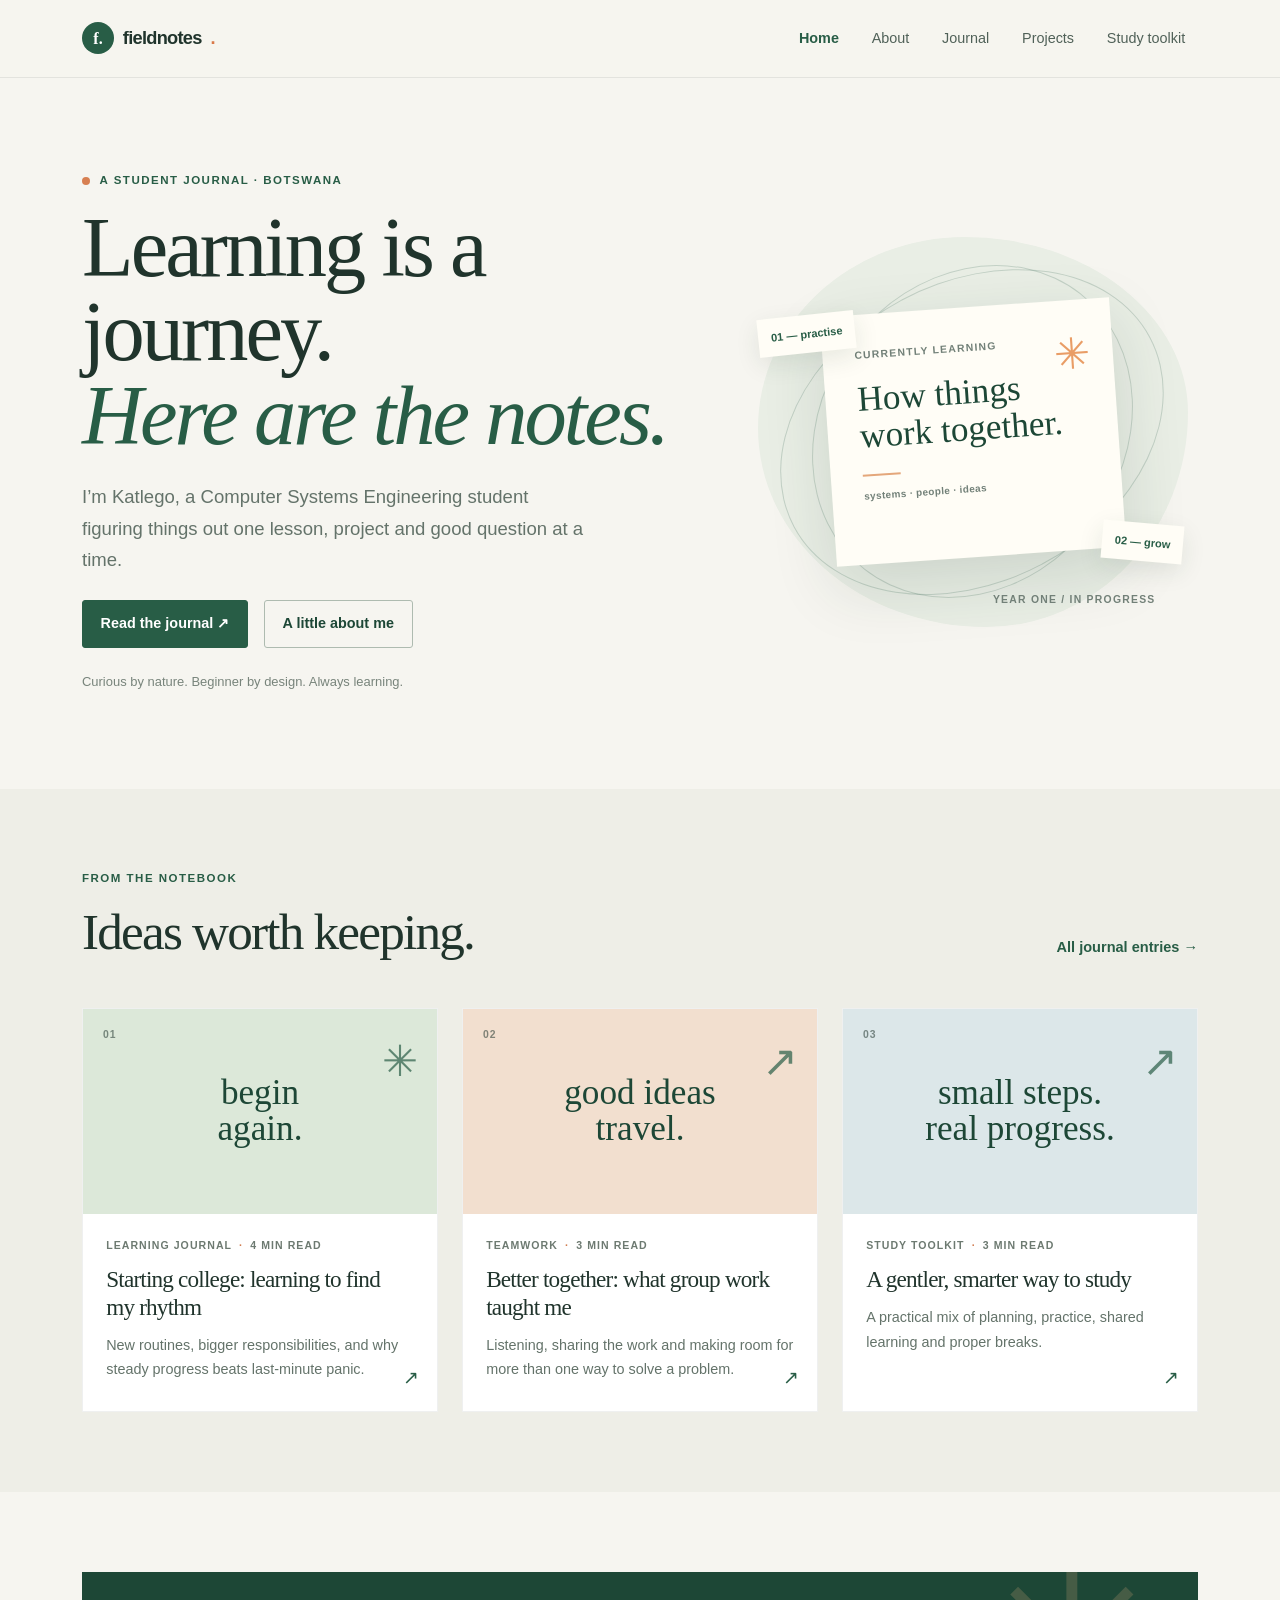
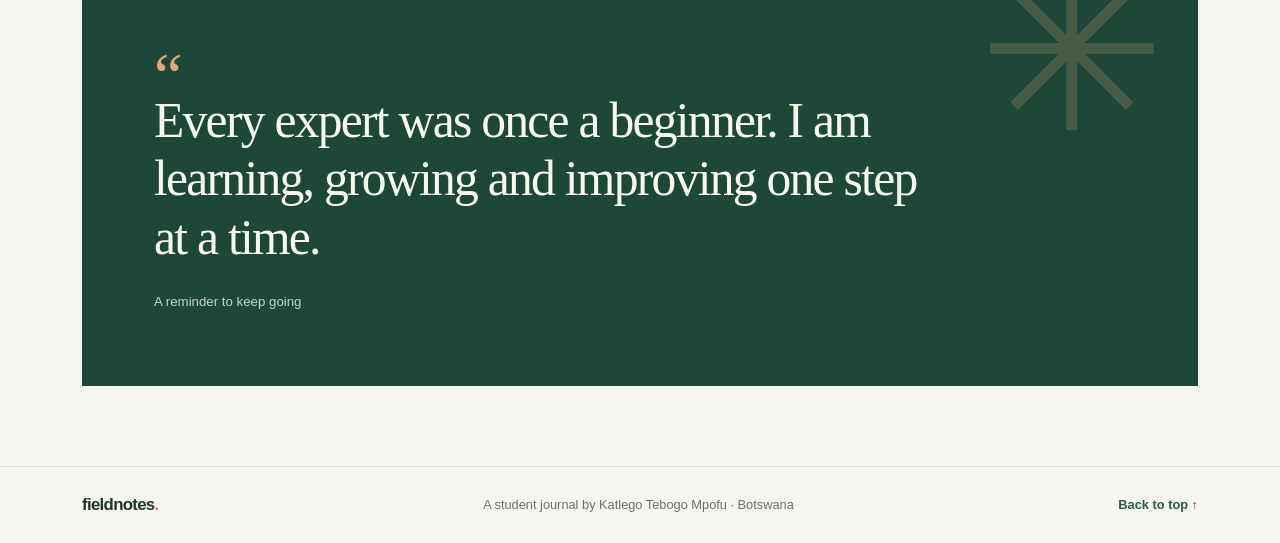
<file: index.html>
<!doctype html>
<html lang="en">
<head>
  <meta charset="utf-8">
  <meta name="viewport" content="width=device-width, initial-scale=1">
  <meta name="theme-color" content="#f6f5f0">
  <meta name="description" content="Notes on learning, teamwork and the first steps into Computer Systems Engineering by Katlego Tebogo Mpofu.">
  <title>Fieldnotes — Learning in progress</title>
  <link href="https://cdn.jsdelivr.net/npm/bootstrap@5.3.3/dist/css/bootstrap.min.css" rel="stylesheet">
  <link href="styles.css" rel="stylesheet">
</head>
<body>
  <a class="skip-link" href="#main">Skip to content</a>
  <nav class="navbar navbar-expand-lg site-nav" aria-label="Main navigation">
    <div class="container">
      <a class="navbar-brand brand" href="index.html"><span class="brand-mark" aria-hidden="true">f.</span> fieldnotes<span class="brand-period">.</span></a>
      <button class="navbar-toggler" type="button" data-bs-toggle="collapse" data-bs-target="#siteMenu" aria-controls="siteMenu" aria-expanded="false" aria-label="Toggle navigation"><span class="navbar-toggler-icon"></span></button>
      <div class="collapse navbar-collapse" id="siteMenu">
        <ul class="navbar-nav ms-auto align-items-lg-center">
          <li class="nav-item"><a class="nav-link active" aria-current="page" href="index.html">Home</a></li>
          <li class="nav-item"><a class="nav-link" href="about.html">About</a></li>
          <li class="nav-item"><a class="nav-link" href="journal.html">Journal</a></li>
          <li class="nav-item"><a class="nav-link" href="projects.html">Projects</a></li>
          <li class="nav-item"><a class="nav-link" href="resources.html">Study toolkit</a></li>
        </ul>
      </div>
    </div>
  </nav>

  <main id="main">
    <section class="hero-section">
      <div class="container">
        <div class="row align-items-center gy-5">
          <div class="col-lg-7">
            <p class="eyebrow"><span class="eyebrow-dot"></span> A student journal · Botswana</p>
            <h1>Learning is a journey.<br><span class="text-accent">Here are the notes.</span></h1>
            <p class="hero-copy">I’m Katlego, a Computer Systems Engineering student figuring things out one lesson, project and good question at a time.</p>
            <div class="d-flex flex-wrap gap-3 mt-4">
              <a class="btn btn-forest" href="journal.html">Read the journal <span aria-hidden="true">↗</span></a>
              <a class="btn btn-outline-forest" href="about.html">A little about me</a>
            </div>
            <p class="hero-caption">Curious by nature. Beginner by design. Always learning.</p>
          </div>
          <div class="col-lg-5">
            <div class="hero-art" role="img" aria-label="A notebook illustration with the words learn, practise and grow">
              <div class="orbit orbit-one"></div><div class="orbit orbit-two"></div>
              <div class="note-card">
                <span class="note-kicker">CURRENTLY LEARNING</span>
                <span class="note-title">How things<br>work together.</span>
                <span class="note-rule"></span>
                <span class="note-line">systems · people · ideas</span>
                <span class="note-scribble" aria-hidden="true">✳</span>
              </div>
              <span class="floating-tag tag-practise">01 — practise</span>
              <span class="floating-tag tag-grow">02 — grow</span>
              <span class="art-caption">YEAR ONE / IN PROGRESS</span>
            </div>
          </div>
        </div>
      </div>
    </section>

    <section class="section-pad section-paper" aria-labelledby="latest-heading">
      <div class="container">
        <div class="section-heading d-flex flex-wrap justify-content-between align-items-end gap-3">
          <div><p class="eyebrow">From the notebook</p><h2 id="latest-heading">Ideas worth keeping.</h2></div>
          <a class="text-link" href="journal.html">All journal entries <span aria-hidden="true">→</span></a>
        </div>
        <div class="row g-4 mt-2">
          <div class="col-md-6 col-lg-4">
            <article class="story-card h-100">
              <a class="story-link" href="journey.html" aria-label="Read Starting college: learning to find my rhythm">
                <div class="story-visual visual-green"><span class="visual-number">01</span><span class="visual-word">begin<br>again.</span><span class="visual-spark" aria-hidden="true">✳</span></div>
                <div class="story-content"><p class="story-meta">LEARNING JOURNAL <span>·</span> 4 MIN READ</p><h3>Starting college: learning to find my rhythm</h3><p>New routines, bigger responsibilities, and why steady progress beats last-minute panic.</p><span class="card-arrow" aria-hidden="true">↗</span></div>
              </a>
            </article>
          </div>
          <div class="col-md-6 col-lg-4">
            <article class="story-card h-100">
              <a class="story-link" href="teamwork.html" aria-label="Read Better together: what group work taught me">
                <div class="story-visual visual-orange"><span class="visual-number">02</span><span class="visual-word">good ideas<br>travel.</span><span class="visual-spark" aria-hidden="true">↗</span></div>
                <div class="story-content"><p class="story-meta">TEAMWORK <span>·</span> 3 MIN READ</p><h3>Better together: what group work taught me</h3><p>Listening, sharing the work and making room for more than one way to solve a problem.</p><span class="card-arrow" aria-hidden="true">↗</span></div>
              </a>
            </article>
          </div>
          <div class="col-md-6 col-lg-4">
            <article class="story-card h-100">
              <a class="story-link" href="study-habits.html" aria-label="Read A gentler, smarter way to study">
                <div class="story-visual visual-blue"><span class="visual-number">03</span><span class="visual-word">small steps.<br>real progress.</span><span class="visual-spark" aria-hidden="true">↗</span></div>
                <div class="story-content"><p class="story-meta">STUDY TOOLKIT <span>·</span> 3 MIN READ</p><h3>A gentler, smarter way to study</h3><p>A practical mix of planning, practice, shared learning and proper breaks.</p><span class="card-arrow" aria-hidden="true">↗</span></div>
              </a>
            </article>
          </div>
        </div>
      </div>
    </section>

    <section class="section-pad">
      <div class="container">
        <div class="quote-panel">
          <span class="quote-mark" aria-hidden="true">“</span>
          <blockquote class="mb-0">Every expert was once a beginner. I am learning, growing and improving one step at a time.</blockquote>
          <p class="quote-credit">A reminder to keep going</p>
          <span class="quote-sun" aria-hidden="true">✳</span>
        </div>
      </div>
    </section>
  </main>

  <footer class="site-footer">
    <div class="container d-flex flex-column flex-md-row justify-content-between align-items-start align-items-md-center gap-3">
      <a class="footer-brand" href="index.html">fieldnotes<span>.</span></a>
      <p class="mb-0">A student journal by Katlego Tebogo Mpofu · Botswana</p>
      <a class="footer-top" href="#main">Back to top ↑</a>
    </div>
  </footer>
  <script src="https://cdn.jsdelivr.net/npm/bootstrap@5.3.3/dist/js/bootstrap.bundle.min.js"></script>
</body>
</html>
</file>
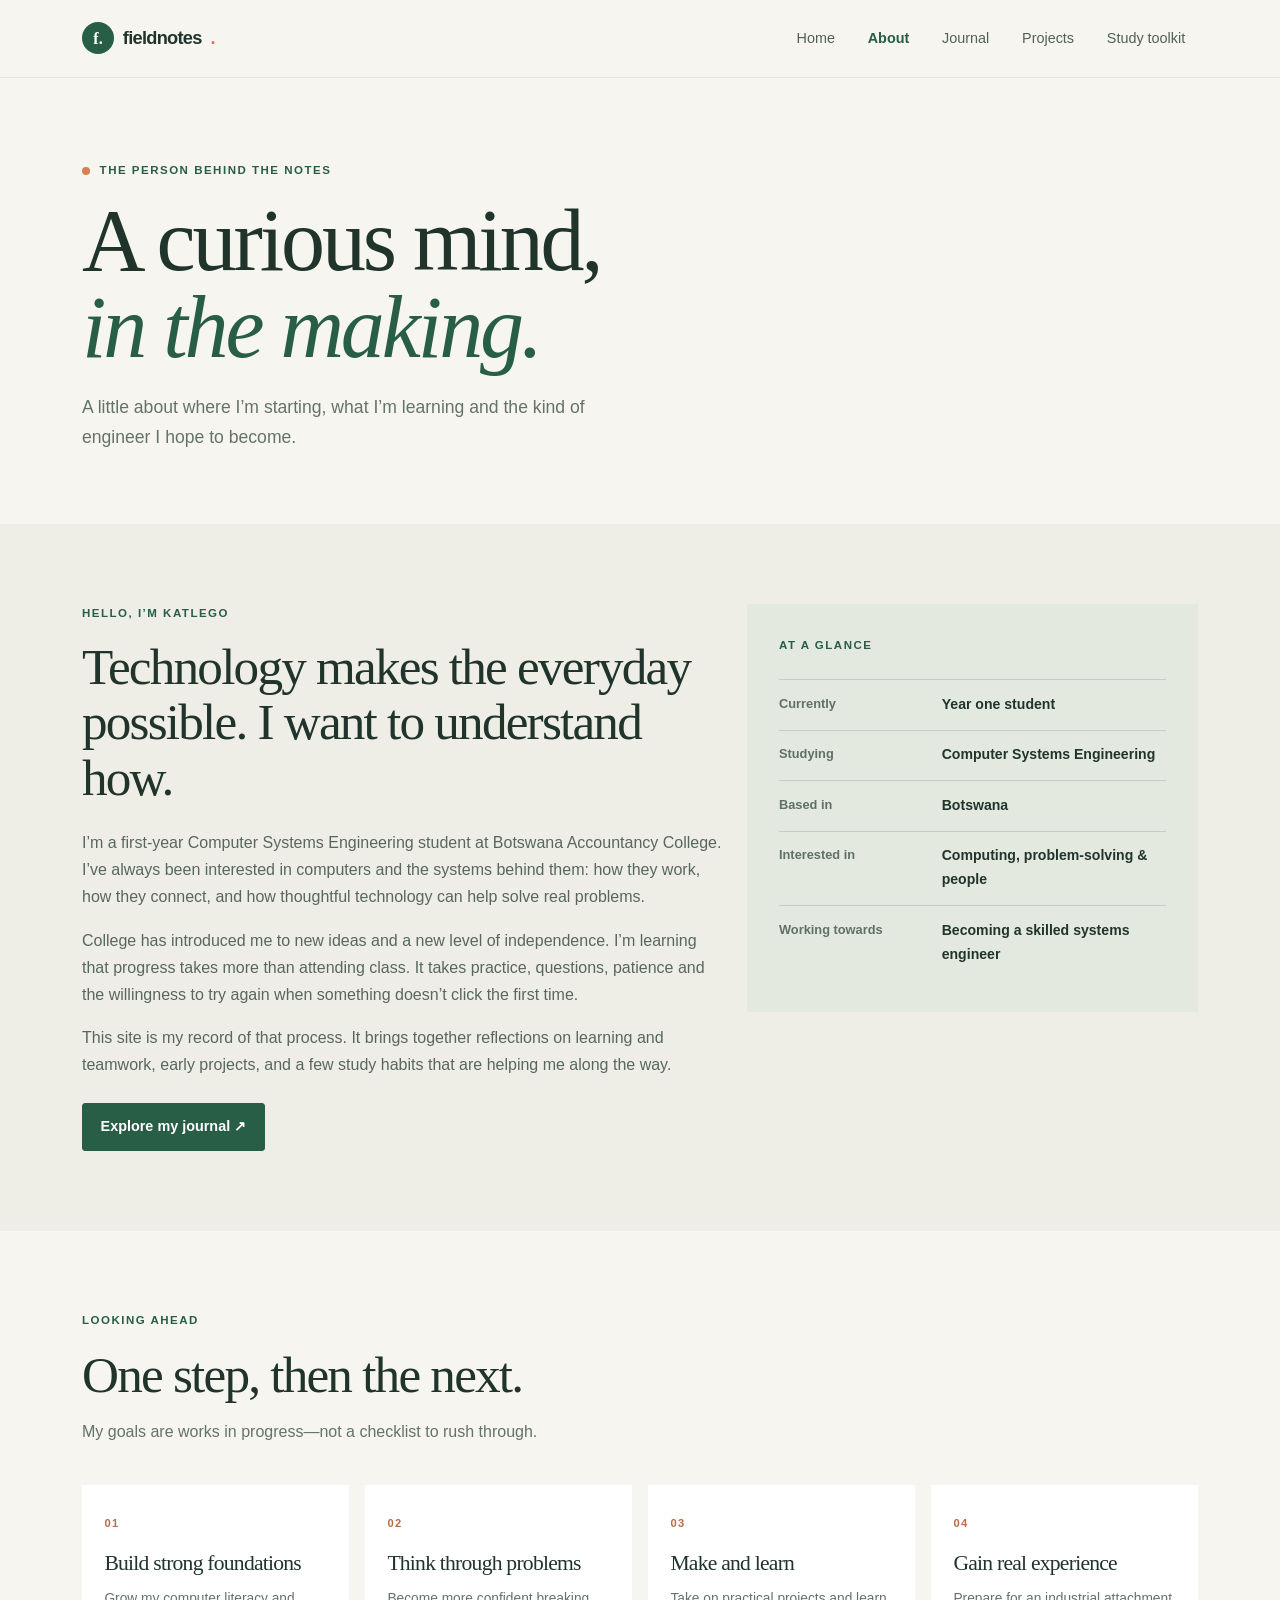
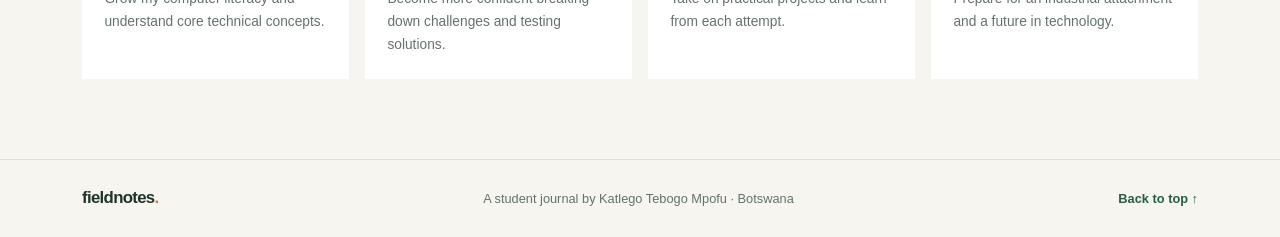
<file: about.html>
<!doctype html>
<html lang="en">
<head>
  <meta charset="utf-8">
  <meta name="viewport" content="width=device-width, initial-scale=1">
  <meta name="theme-color" content="#f6f5f0">
  <meta name="description" content="Meet Katlego Tebogo Mpofu, a first-year Computer Systems Engineering student in Botswana.">
  <title>About — Fieldnotes</title>
  <link href="https://cdn.jsdelivr.net/npm/bootstrap@5.3.3/dist/css/bootstrap.min.css" rel="stylesheet">
  <link href="styles.css" rel="stylesheet">
</head>
<body>
  <a class="skip-link" href="#main">Skip to content</a>
  <nav class="navbar navbar-expand-lg site-nav" aria-label="Main navigation"><div class="container">
    <a class="navbar-brand brand" href="index.html"><span class="brand-mark" aria-hidden="true">f.</span> fieldnotes<span class="brand-period">.</span></a>
    <button class="navbar-toggler" type="button" data-bs-toggle="collapse" data-bs-target="#siteMenu" aria-controls="siteMenu" aria-expanded="false" aria-label="Toggle navigation"><span class="navbar-toggler-icon"></span></button>
    <div class="collapse navbar-collapse" id="siteMenu"><ul class="navbar-nav ms-auto align-items-lg-center">
      <li class="nav-item"><a class="nav-link" href="index.html">Home</a></li><li class="nav-item"><a class="nav-link active" aria-current="page" href="about.html">About</a></li><li class="nav-item"><a class="nav-link" href="journal.html">Journal</a></li><li class="nav-item"><a class="nav-link" href="projects.html">Projects</a></li><li class="nav-item"><a class="nav-link" href="resources.html">Study toolkit</a></li>
    </ul></div>
  </div></nav>
  <main id="main">
    <header class="page-hero"><div class="container"><p class="eyebrow"><span class="eyebrow-dot"></span> The person behind the notes</p><h1>A curious mind,<br><span class="text-accent">in the making.</span></h1><p class="page-intro">A little about where I’m starting, what I’m learning and the kind of engineer I hope to become.</p></div></header>
    <section class="section-pad section-paper"><div class="container"><div class="row g-4">
      <div class="col-lg-7">
        <p class="eyebrow">Hello, I’m Katlego</p><h2 class="content-heading">Technology makes the everyday possible. I want to understand how.</h2>
        <p>I’m a first-year Computer Systems Engineering student at Botswana Accountancy College. I’ve always been interested in computers and the systems behind them: how they work, how they connect, and how thoughtful technology can help solve real problems.</p>
        <p>College has introduced me to new ideas and a new level of independence. I’m learning that progress takes more than attending class. It takes practice, questions, patience and the willingness to try again when something doesn’t click the first time.</p>
        <p>This site is my record of that process. It brings together reflections on learning and teamwork, early projects, and a few study habits that are helping me along the way.</p>
        <a class="btn btn-forest mt-2" href="journal.html">Explore my journal <span aria-hidden="true">↗</span></a>
      </div>
      <div class="col-lg-5"><aside class="profile-card" aria-label="At a glance"><p class="eyebrow">At a glance</p><dl class="profile-list">
        <div><dt>Currently</dt><dd>Year one student</dd></div>
        <div><dt>Studying</dt><dd>Computer Systems Engineering</dd></div>
        <div><dt>Based in</dt><dd>Botswana</dd></div>
        <div><dt>Interested in</dt><dd>Computing, problem-solving &amp; people</dd></div>
        <div><dt>Working towards</dt><dd>Becoming a skilled systems engineer</dd></div>
      </dl></aside></div>
    </div></div></section>
    <section class="section-pad"><div class="container"><div class="section-heading"><p class="eyebrow">Looking ahead</p><h2>One step, then the next.</h2><p class="section-intro">My goals are works in progress—not a checklist to rush through.</p></div>
      <div class="row g-3 mt-3">
        <div class="col-sm-6 col-lg-3"><div class="goal-card"><span>01</span><h3>Build strong foundations</h3><p>Grow my computer literacy and understand core technical concepts.</p></div></div>
        <div class="col-sm-6 col-lg-3"><div class="goal-card"><span>02</span><h3>Think through problems</h3><p>Become more confident breaking down challenges and testing solutions.</p></div></div>
        <div class="col-sm-6 col-lg-3"><div class="goal-card"><span>03</span><h3>Make and learn</h3><p>Take on practical projects and learn from each attempt.</p></div></div>
        <div class="col-sm-6 col-lg-3"><div class="goal-card"><span>04</span><h3>Gain real experience</h3><p>Prepare for an industrial attachment and a future in technology.</p></div></div>
      </div>
    </div></section>
  </main>
  <footer class="site-footer"><div class="container d-flex flex-column flex-md-row justify-content-between align-items-start align-items-md-center gap-3"><a class="footer-brand" href="index.html">fieldnotes<span>.</span></a><p class="mb-0">A student journal by Katlego Tebogo Mpofu · Botswana</p><a class="footer-top" href="#main">Back to top ↑</a></div></footer>
  <script src="https://cdn.jsdelivr.net/npm/bootstrap@5.3.3/dist/js/bootstrap.bundle.min.js"></script>
</body>
</html>
</file>
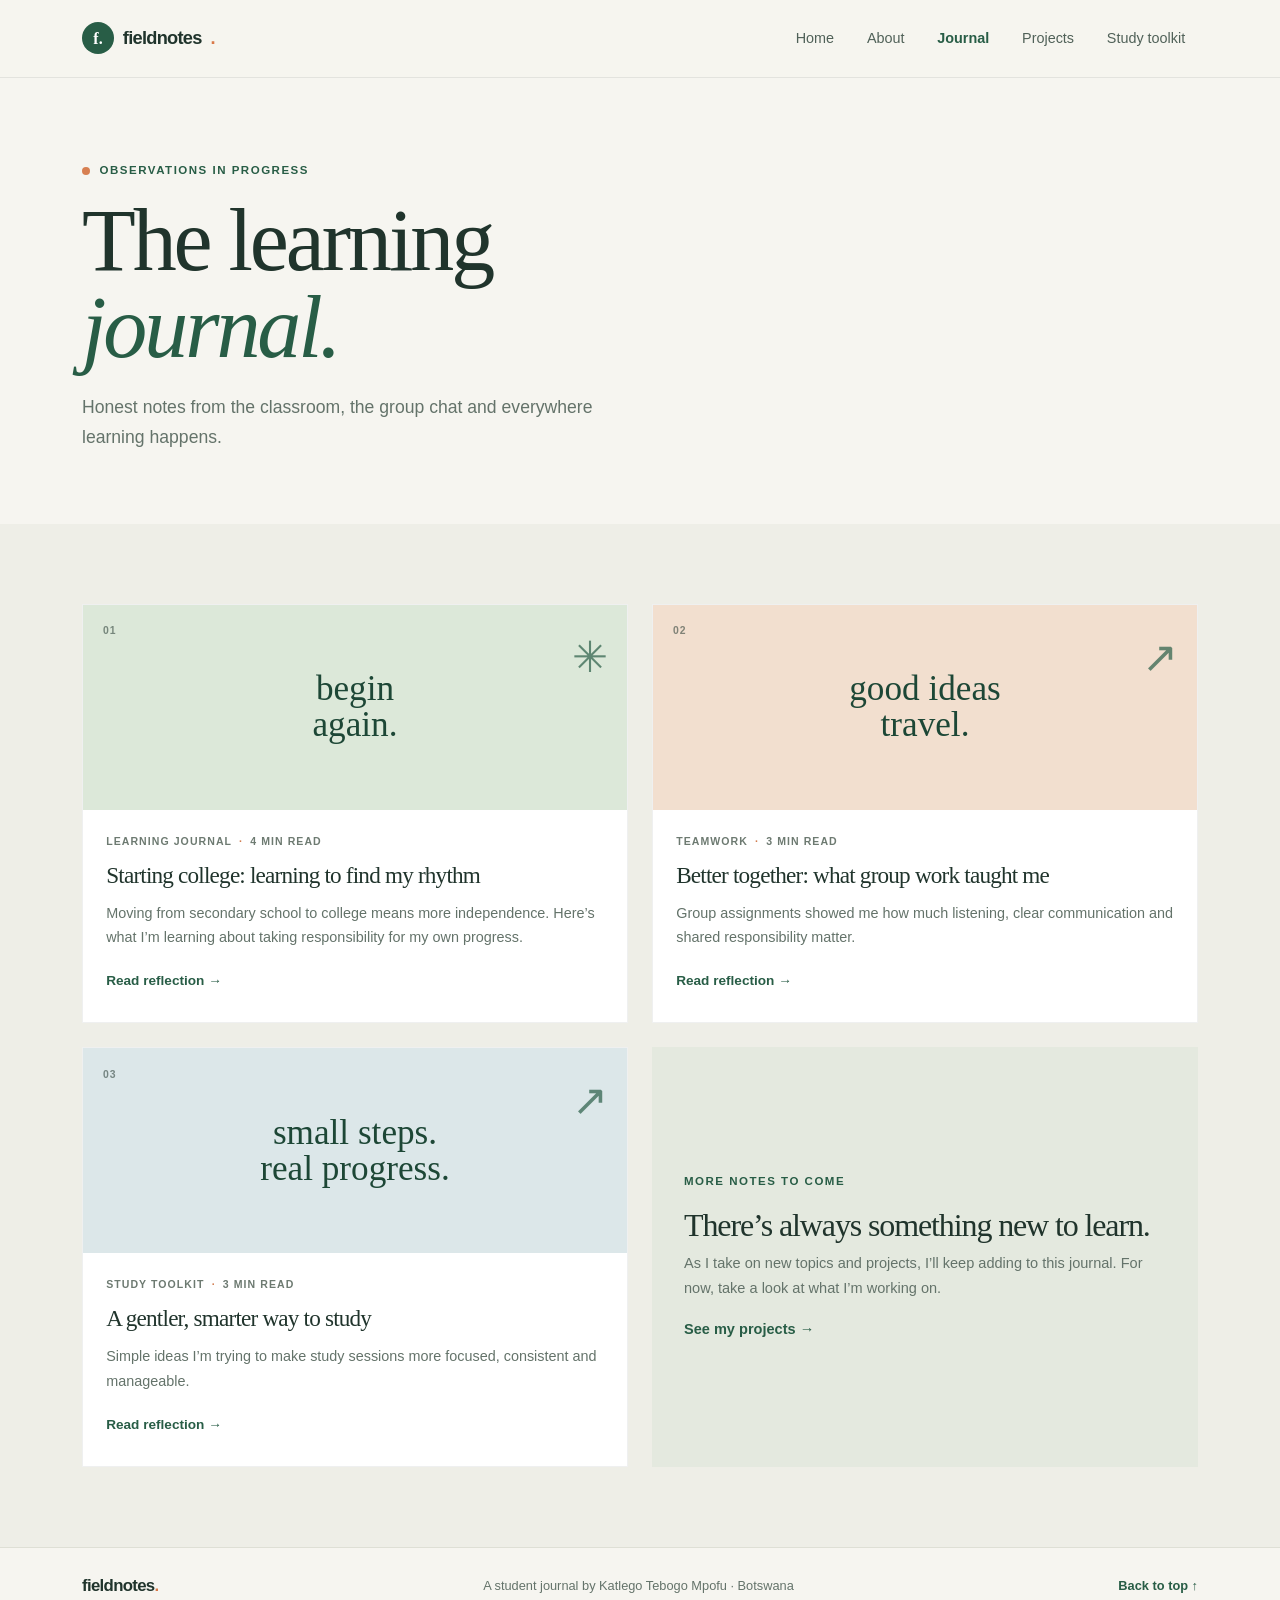
<file: journal.html>
<!doctype html>
<html lang="en">
<head>
  <meta charset="utf-8">
  <meta name="viewport" content="width=device-width, initial-scale=1">
  <meta name="theme-color" content="#f6f5f0">
  <meta name="description" content="Reflections on the first year of Computer Systems Engineering, teamwork and learning well.">
  <title>Journal — Fieldnotes</title>
  <link href="https://cdn.jsdelivr.net/npm/bootstrap@5.3.3/dist/css/bootstrap.min.css" rel="stylesheet">
  <link href="styles.css" rel="stylesheet">
</head>
<body>
  <a class="skip-link" href="#main">Skip to content</a>
  <nav class="navbar navbar-expand-lg site-nav" aria-label="Main navigation"><div class="container">
    <a class="navbar-brand brand" href="index.html"><span class="brand-mark" aria-hidden="true">f.</span> fieldnotes<span class="brand-period">.</span></a>
    <button class="navbar-toggler" type="button" data-bs-toggle="collapse" data-bs-target="#siteMenu" aria-controls="siteMenu" aria-expanded="false" aria-label="Toggle navigation"><span class="navbar-toggler-icon"></span></button>
    <div class="collapse navbar-collapse" id="siteMenu"><ul class="navbar-nav ms-auto align-items-lg-center">
      <li class="nav-item"><a class="nav-link" href="index.html">Home</a></li><li class="nav-item"><a class="nav-link" href="about.html">About</a></li><li class="nav-item"><a class="nav-link active" aria-current="page" href="journal.html">Journal</a></li><li class="nav-item"><a class="nav-link" href="projects.html">Projects</a></li><li class="nav-item"><a class="nav-link" href="resources.html">Study toolkit</a></li>
    </ul></div>
  </div></nav>
  <main id="main">
    <header class="page-hero"><div class="container"><p class="eyebrow"><span class="eyebrow-dot"></span> Observations in progress</p><h1>The learning<br><span class="text-accent">journal.</span></h1><p class="page-intro">Honest notes from the classroom, the group chat and everywhere learning happens.</p></div></header>
    <section class="section-pad section-paper"><div class="container">
      <div class="row g-4">
        <div class="col-md-6"><article class="story-card h-100"><a class="story-link" href="journey.html" aria-label="Read Starting college: learning to find my rhythm"><div class="story-visual visual-green"><span class="visual-number">01</span><span class="visual-word">begin<br>again.</span><span class="visual-spark" aria-hidden="true">✳</span></div><div class="story-content"><p class="story-meta">LEARNING JOURNAL <span>·</span> 4 MIN READ</p><h2>Starting college: learning to find my rhythm</h2><p>Moving from secondary school to college means more independence. Here’s what I’m learning about taking responsibility for my own progress.</p><span class="read-more">Read reflection <span aria-hidden="true">→</span></span></div></a></article></div>
        <div class="col-md-6"><article class="story-card h-100"><a class="story-link" href="teamwork.html" aria-label="Read Better together: what group work taught me"><div class="story-visual visual-orange"><span class="visual-number">02</span><span class="visual-word">good ideas<br>travel.</span><span class="visual-spark" aria-hidden="true">↗</span></div><div class="story-content"><p class="story-meta">TEAMWORK <span>·</span> 3 MIN READ</p><h2>Better together: what group work taught me</h2><p>Group assignments showed me how much listening, clear communication and shared responsibility matter.</p><span class="read-more">Read reflection <span aria-hidden="true">→</span></span></div></a></article></div>
        <div class="col-md-6"><article class="story-card h-100"><a class="story-link" href="study-habits.html" aria-label="Read A gentler, smarter way to study"><div class="story-visual visual-blue"><span class="visual-number">03</span><span class="visual-word">small steps.<br>real progress.</span><span class="visual-spark" aria-hidden="true">↗</span></div><div class="story-content"><p class="story-meta">STUDY TOOLKIT <span>·</span> 3 MIN READ</p><h2>A gentler, smarter way to study</h2><p>Simple ideas I’m trying to make study sessions more focused, consistent and manageable.</p><span class="read-more">Read reflection <span aria-hidden="true">→</span></span></div></a></article></div>
        <div class="col-md-6"><article class="next-card h-100"><p class="eyebrow">More notes to come</p><h2>There’s always something new to learn.</h2><p>As I take on new topics and projects, I’ll keep adding to this journal. For now, take a look at what I’m working on.</p><a class="text-link" href="projects.html">See my projects <span aria-hidden="true">→</span></a></article></div>
      </div>
    </div></section>
  </main>
  <footer class="site-footer"><div class="container d-flex flex-column flex-md-row justify-content-between align-items-start align-items-md-center gap-3"><a class="footer-brand" href="index.html">fieldnotes<span>.</span></a><p class="mb-0">A student journal by Katlego Tebogo Mpofu · Botswana</p><a class="footer-top" href="#main">Back to top ↑</a></div></footer>
  <script src="https://cdn.jsdelivr.net/npm/bootstrap@5.3.3/dist/js/bootstrap.bundle.min.js"></script>
</body>
</html>
</file>
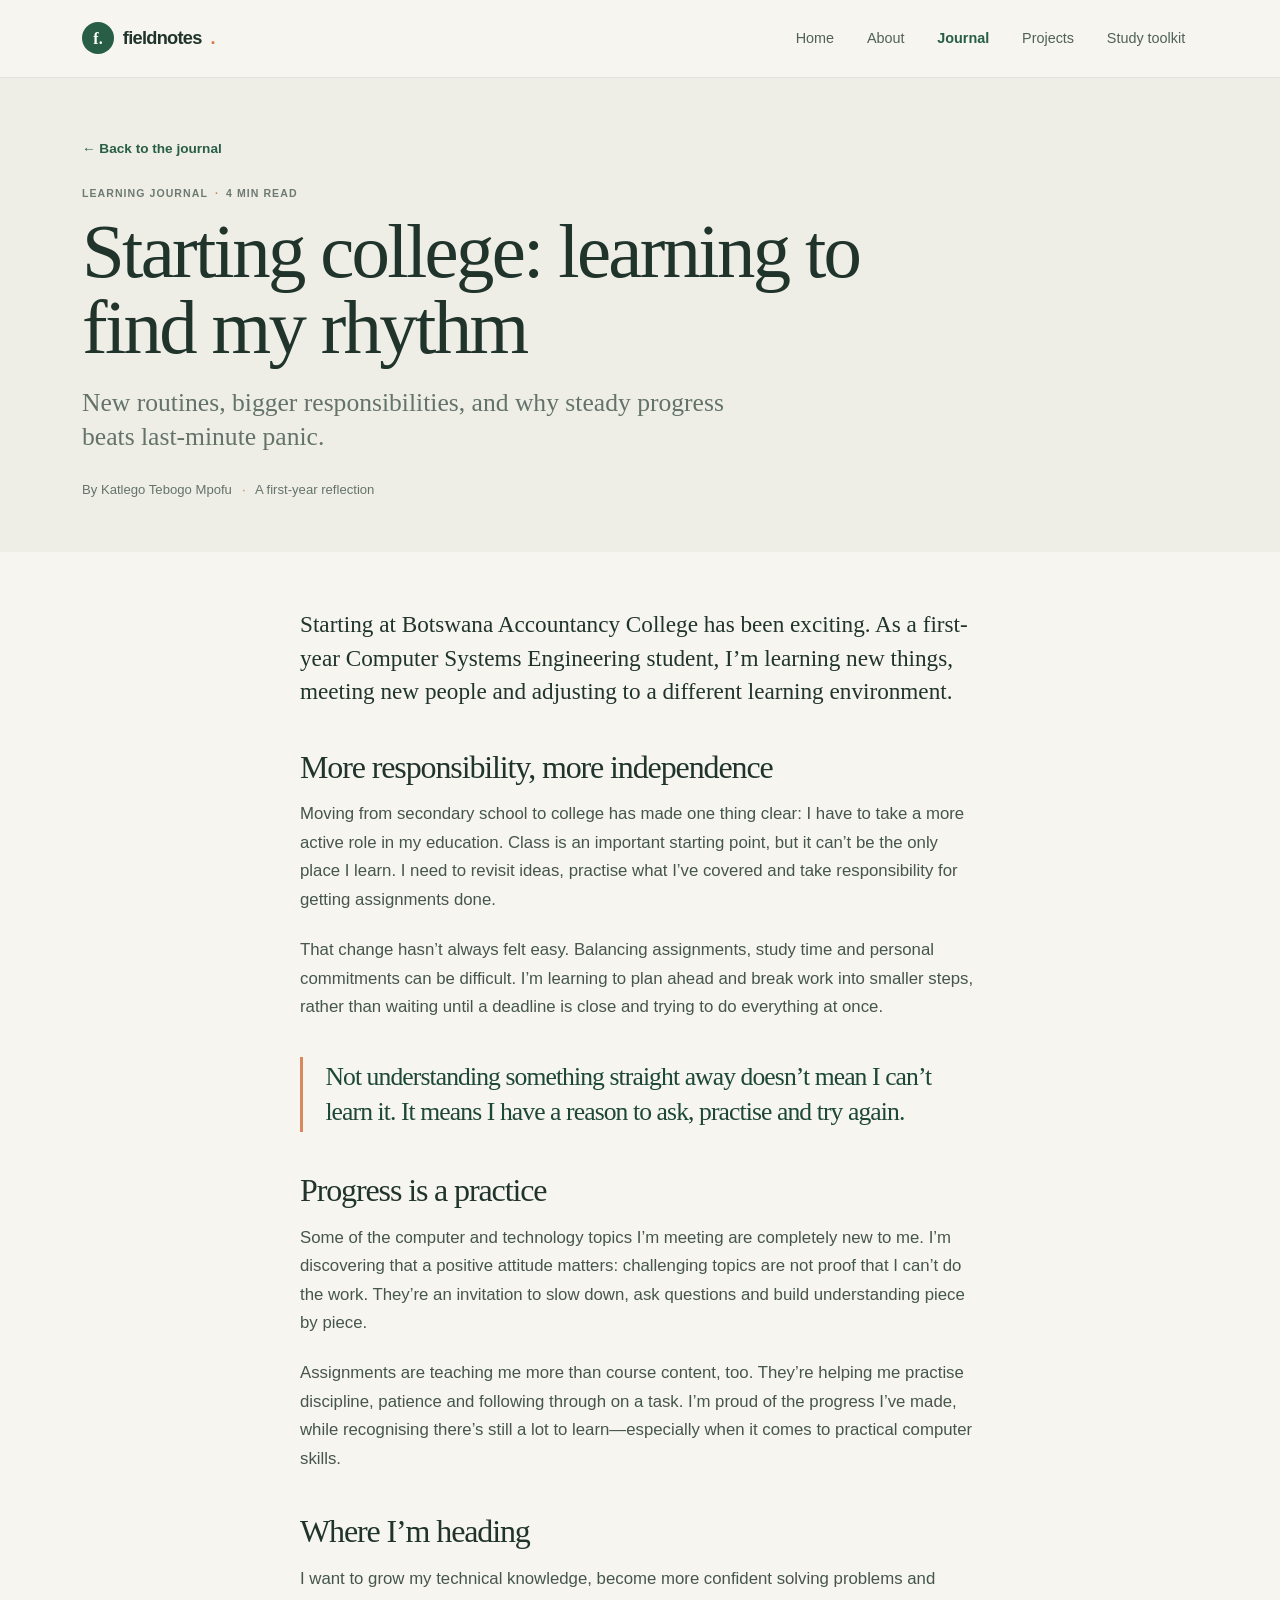
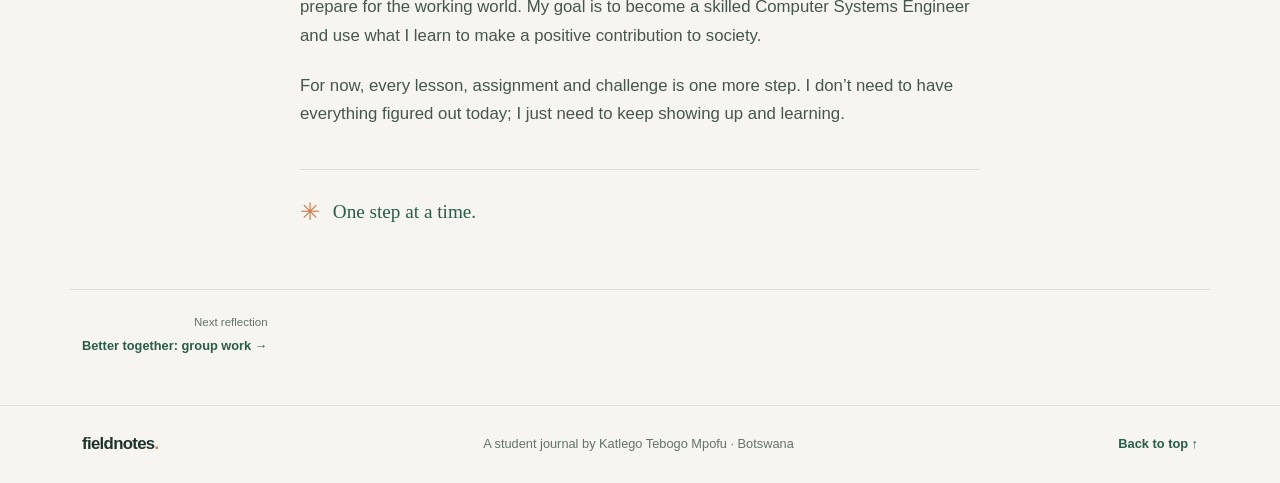
<file: journey.html>
<!doctype html>
<html lang="en">
<head>
  <meta charset="utf-8">
  <meta name="viewport" content="width=device-width, initial-scale=1">
  <meta name="theme-color" content="#f6f5f0">
  <meta name="description" content="A first-year student's reflection on the transition to college and finding a steady learning rhythm.">
  <title>Starting college — Fieldnotes</title>
  <link href="https://cdn.jsdelivr.net/npm/bootstrap@5.3.3/dist/css/bootstrap.min.css" rel="stylesheet">
  <link href="styles.css" rel="stylesheet">
</head>
<body>
  <a class="skip-link" href="#main">Skip to content</a>
  <nav class="navbar navbar-expand-lg site-nav" aria-label="Main navigation"><div class="container">
    <a class="navbar-brand brand" href="index.html"><span class="brand-mark" aria-hidden="true">f.</span> fieldnotes<span class="brand-period">.</span></a>
    <button class="navbar-toggler" type="button" data-bs-toggle="collapse" data-bs-target="#siteMenu" aria-controls="siteMenu" aria-expanded="false" aria-label="Toggle navigation"><span class="navbar-toggler-icon"></span></button>
    <div class="collapse navbar-collapse" id="siteMenu"><ul class="navbar-nav ms-auto align-items-lg-center">
      <li class="nav-item"><a class="nav-link" href="index.html">Home</a></li><li class="nav-item"><a class="nav-link" href="about.html">About</a></li><li class="nav-item"><a class="nav-link active" aria-current="page" href="journal.html">Journal</a></li><li class="nav-item"><a class="nav-link" href="projects.html">Projects</a></li><li class="nav-item"><a class="nav-link" href="resources.html">Study toolkit</a></li>
    </ul></div>
  </div></nav>
  <main id="main">
    <header class="article-hero"><div class="container"><a class="back-link" href="journal.html">← Back to the journal</a><p class="story-meta mt-4">LEARNING JOURNAL <span>·</span> 4 MIN READ</p><h1>Starting college: learning to find my rhythm</h1><p class="article-deck">New routines, bigger responsibilities, and why steady progress beats last-minute panic.</p><p class="article-byline">By Katlego Tebogo Mpofu <span>·</span> A first-year reflection</p></div></header>
    <article class="article-body">
      <p class="article-lead">Starting at Botswana Accountancy College has been exciting. As a first-year Computer Systems Engineering student, I’m learning new things, meeting new people and adjusting to a different learning environment.</p>
      <h2>More responsibility, more independence</h2>
      <p>Moving from secondary school to college has made one thing clear: I have to take a more active role in my education. Class is an important starting point, but it can’t be the only place I learn. I need to revisit ideas, practise what I’ve covered and take responsibility for getting assignments done.</p>
      <p>That change hasn’t always felt easy. Balancing assignments, study time and personal commitments can be difficult. I’m learning to plan ahead and break work into smaller steps, rather than waiting until a deadline is close and trying to do everything at once.</p>
      <blockquote>Not understanding something straight away doesn’t mean I can’t learn it. It means I have a reason to ask, practise and try again.</blockquote>
      <h2>Progress is a practice</h2>
      <p>Some of the computer and technology topics I’m meeting are completely new to me. I’m discovering that a positive attitude matters: challenging topics are not proof that I can’t do the work. They’re an invitation to slow down, ask questions and build understanding piece by piece.</p>
      <p>Assignments are teaching me more than course content, too. They’re helping me practise discipline, patience and following through on a task. I’m proud of the progress I’ve made, while recognising there’s still a lot to learn—especially when it comes to practical computer skills.</p>
      <h2>Where I’m heading</h2>
      <p>I want to grow my technical knowledge, become more confident solving problems and prepare for the working world. My goal is to become a skilled Computer Systems Engineer and use what I learn to make a positive contribution to society.</p>
      <p>For now, every lesson, assignment and challenge is one more step. I don’t need to have everything figured out today; I just need to keep showing up and learning.</p>
      <div class="article-end"><span aria-hidden="true">✳</span><p class="mb-0">One step at a time.</p></div>
    </article>
    <nav class="article-pagination container" aria-label="More journal entries"><a href="teamwork.html"><span>Next reflection</span><strong>Better together: group work →</strong></a></nav>
  </main>
  <footer class="site-footer"><div class="container d-flex flex-column flex-md-row justify-content-between align-items-start align-items-md-center gap-3"><a class="footer-brand" href="index.html">fieldnotes<span>.</span></a><p class="mb-0">A student journal by Katlego Tebogo Mpofu · Botswana</p><a class="footer-top" href="#main">Back to top ↑</a></div></footer>
  <script src="https://cdn.jsdelivr.net/npm/bootstrap@5.3.3/dist/js/bootstrap.bundle.min.js"></script>
</body>
</html>
</file>
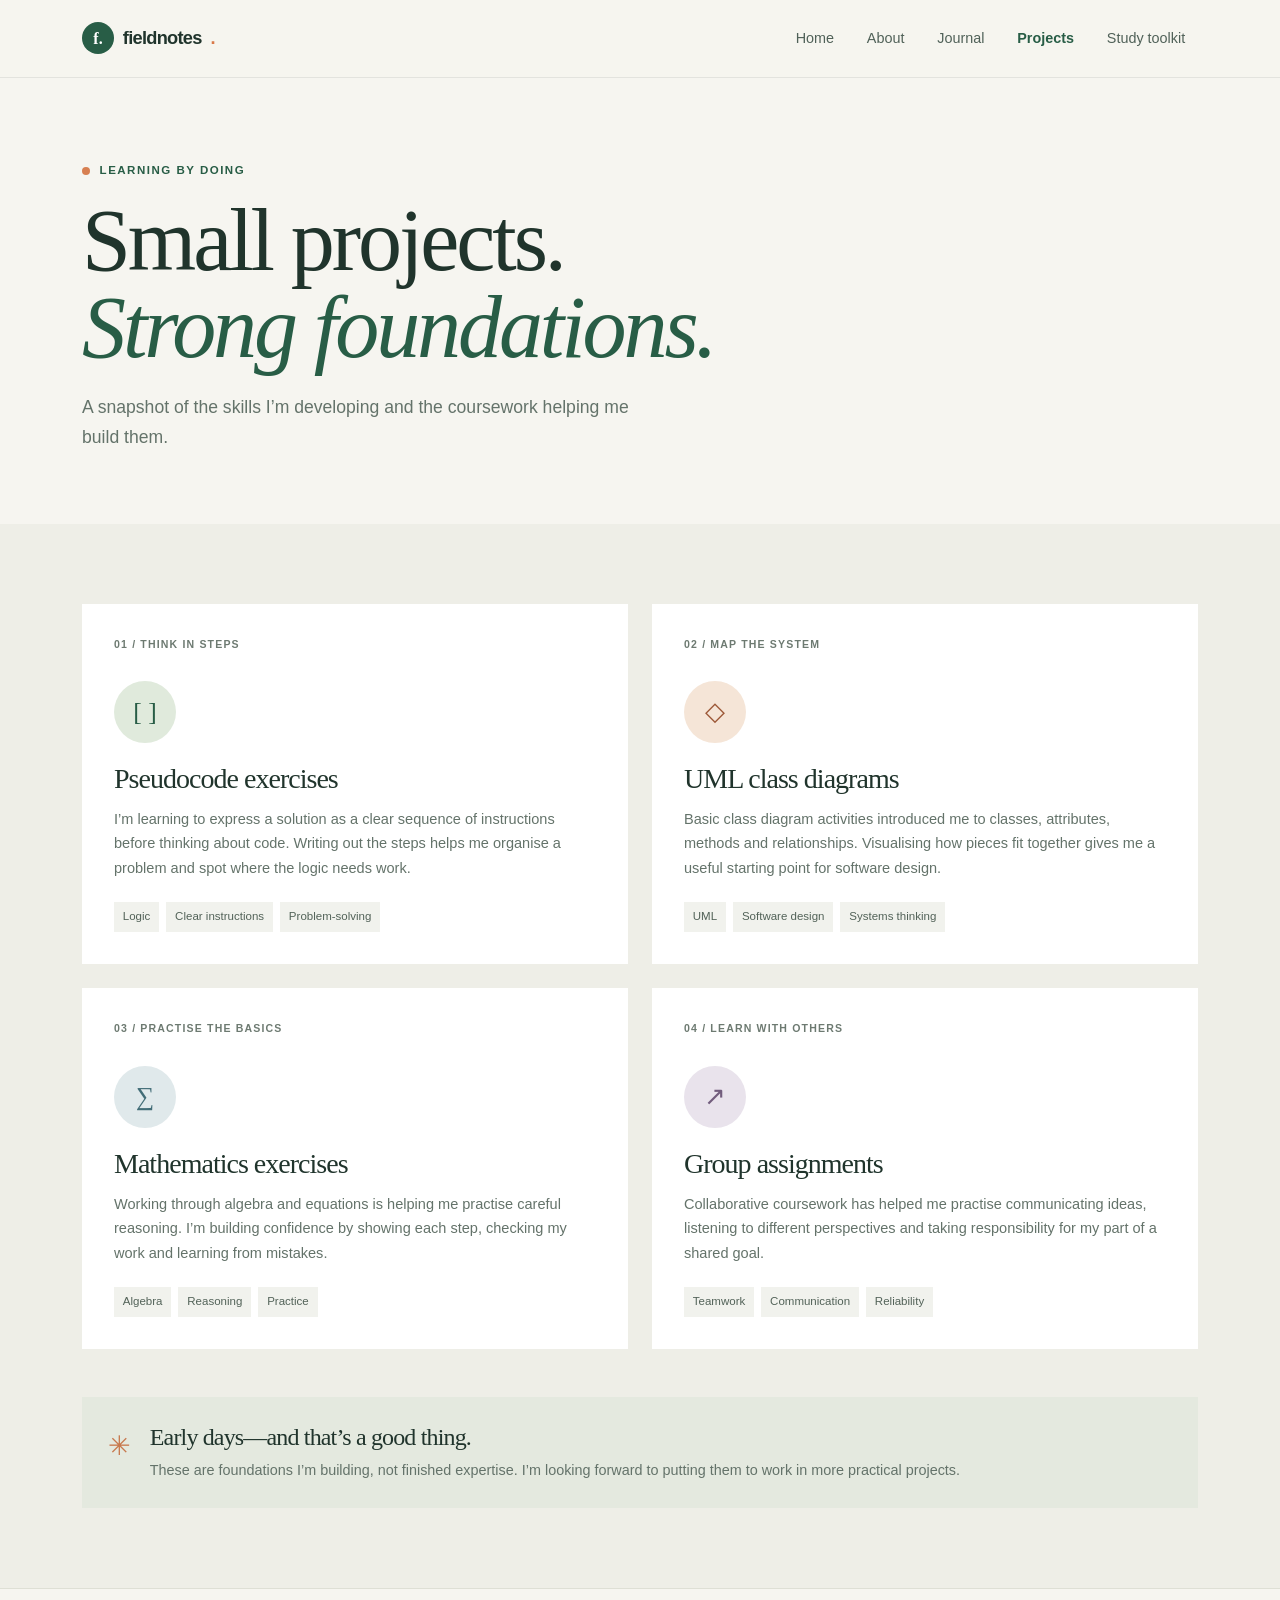
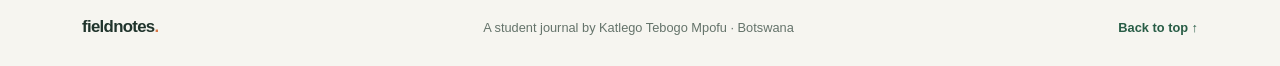
<file: projects.html>
<!doctype html>
<html lang="en">
<head>
  <meta charset="utf-8">
  <meta name="viewport" content="width=device-width, initial-scale=1">
  <meta name="theme-color" content="#f6f5f0">
  <meta name="description" content="Early coursework and developing skills in pseudocode, UML, mathematics and problem-solving.">
  <title>Projects &amp; skills — Fieldnotes</title>
  <link href="https://cdn.jsdelivr.net/npm/bootstrap@5.3.3/dist/css/bootstrap.min.css" rel="stylesheet">
  <link href="styles.css" rel="stylesheet">
</head>
<body>
  <a class="skip-link" href="#main">Skip to content</a>
  <nav class="navbar navbar-expand-lg site-nav" aria-label="Main navigation"><div class="container">
    <a class="navbar-brand brand" href="index.html"><span class="brand-mark" aria-hidden="true">f.</span> fieldnotes<span class="brand-period">.</span></a>
    <button class="navbar-toggler" type="button" data-bs-toggle="collapse" data-bs-target="#siteMenu" aria-controls="siteMenu" aria-expanded="false" aria-label="Toggle navigation"><span class="navbar-toggler-icon"></span></button>
    <div class="collapse navbar-collapse" id="siteMenu"><ul class="navbar-nav ms-auto align-items-lg-center">
      <li class="nav-item"><a class="nav-link" href="index.html">Home</a></li><li class="nav-item"><a class="nav-link" href="about.html">About</a></li><li class="nav-item"><a class="nav-link" href="journal.html">Journal</a></li><li class="nav-item"><a class="nav-link active" aria-current="page" href="projects.html">Projects</a></li><li class="nav-item"><a class="nav-link" href="resources.html">Study toolkit</a></li>
    </ul></div>
  </div></nav>
  <main id="main">
    <header class="page-hero"><div class="container"><p class="eyebrow"><span class="eyebrow-dot"></span> Learning by doing</p><h1>Small projects.<br><span class="text-accent">Strong foundations.</span></h1><p class="page-intro">A snapshot of the skills I’m developing and the coursework helping me build them.</p></div></header>
    <section class="section-pad section-paper"><div class="container">
      <div class="row g-4">
        <div class="col-md-6"><article class="project-card"><div class="project-index">01 / THINK IN STEPS</div><div class="project-symbol symbol-green" aria-hidden="true">[ ]</div><h2>Pseudocode exercises</h2><p>I’m learning to express a solution as a clear sequence of instructions before thinking about code. Writing out the steps helps me organise a problem and spot where the logic needs work.</p><div class="project-tags"><span>Logic</span><span>Clear instructions</span><span>Problem-solving</span></div></article></div>
        <div class="col-md-6"><article class="project-card"><div class="project-index">02 / MAP THE SYSTEM</div><div class="project-symbol symbol-orange" aria-hidden="true">◇</div><h2>UML class diagrams</h2><p>Basic class diagram activities introduced me to classes, attributes, methods and relationships. Visualising how pieces fit together gives me a useful starting point for software design.</p><div class="project-tags"><span>UML</span><span>Software design</span><span>Systems thinking</span></div></article></div>
        <div class="col-md-6"><article class="project-card"><div class="project-index">03 / PRACTISE THE BASICS</div><div class="project-symbol symbol-blue" aria-hidden="true">∑</div><h2>Mathematics exercises</h2><p>Working through algebra and equations is helping me practise careful reasoning. I’m building confidence by showing each step, checking my work and learning from mistakes.</p><div class="project-tags"><span>Algebra</span><span>Reasoning</span><span>Practice</span></div></article></div>
        <div class="col-md-6"><article class="project-card"><div class="project-index">04 / LEARN WITH OTHERS</div><div class="project-symbol symbol-lilac" aria-hidden="true">↗</div><h2>Group assignments</h2><p>Collaborative coursework has helped me practise communicating ideas, listening to different perspectives and taking responsibility for my part of a shared goal.</p><div class="project-tags"><span>Teamwork</span><span>Communication</span><span>Reliability</span></div></article></div>
      </div>
      <div class="note-banner mt-5"><span class="note-banner-icon" aria-hidden="true">✳</span><div><h2>Early days—and that’s a good thing.</h2><p class="mb-0">These are foundations I’m building, not finished expertise. I’m looking forward to putting them to work in more practical projects.</p></div></div>
    </div></section>
  </main>
  <footer class="site-footer"><div class="container d-flex flex-column flex-md-row justify-content-between align-items-start align-items-md-center gap-3"><a class="footer-brand" href="index.html">fieldnotes<span>.</span></a><p class="mb-0">A student journal by Katlego Tebogo Mpofu · Botswana</p><a class="footer-top" href="#main">Back to top ↑</a></div></footer>
  <script src="https://cdn.jsdelivr.net/npm/bootstrap@5.3.3/dist/js/bootstrap.bundle.min.js"></script>
</body>
</html>
</file>
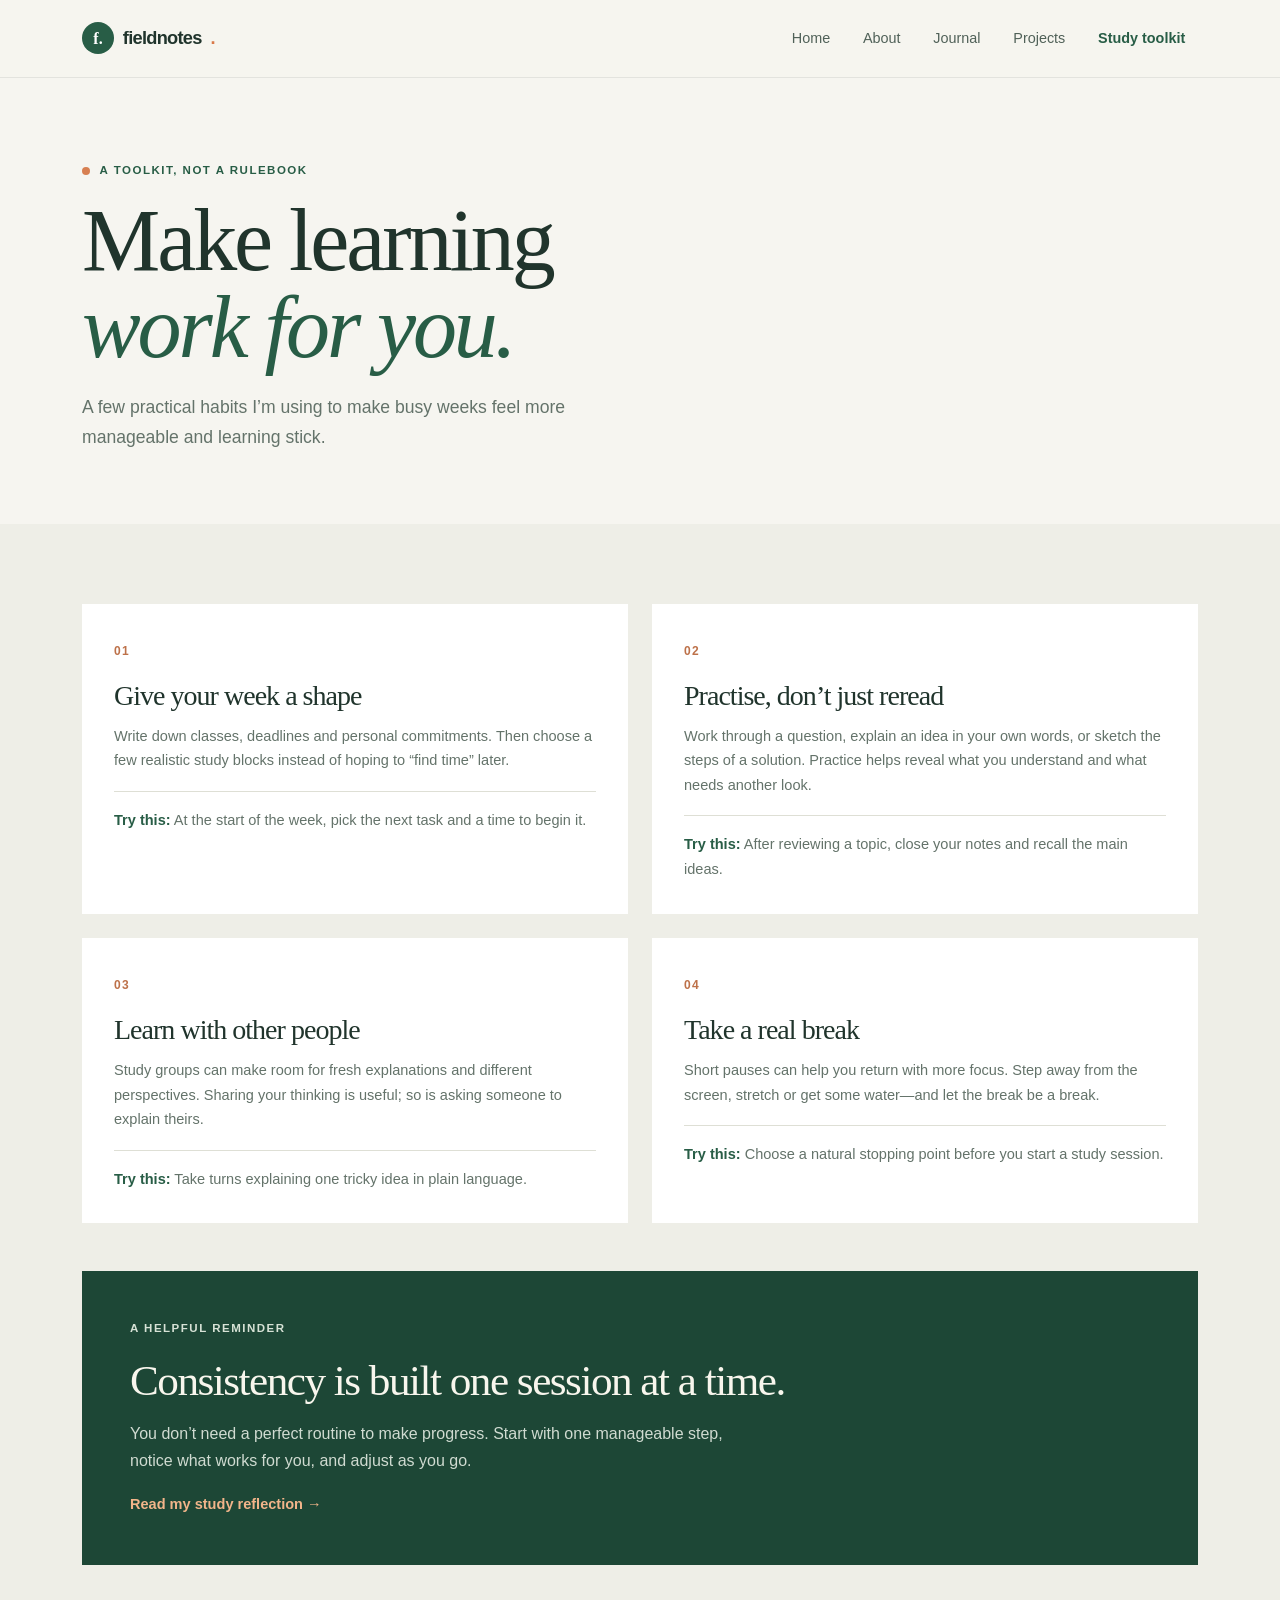
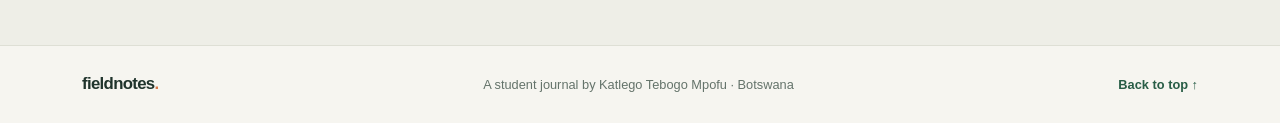
<file: resources.html>
<!doctype html>
<html lang="en">
<head>
  <meta charset="utf-8">
  <meta name="viewport" content="width=device-width, initial-scale=1">
  <meta name="theme-color" content="#f6f5f0">
  <meta name="description" content="Practical study habits for planning, practising, learning with others and taking useful breaks.">
  <title>Study toolkit — Fieldnotes</title>
  <link href="https://cdn.jsdelivr.net/npm/bootstrap@5.3.3/dist/css/bootstrap.min.css" rel="stylesheet">
  <link href="styles.css" rel="stylesheet">
</head>
<body>
  <a class="skip-link" href="#main">Skip to content</a>
  <nav class="navbar navbar-expand-lg site-nav" aria-label="Main navigation"><div class="container">
    <a class="navbar-brand brand" href="index.html"><span class="brand-mark" aria-hidden="true">f.</span> fieldnotes<span class="brand-period">.</span></a>
    <button class="navbar-toggler" type="button" data-bs-toggle="collapse" data-bs-target="#siteMenu" aria-controls="siteMenu" aria-expanded="false" aria-label="Toggle navigation"><span class="navbar-toggler-icon"></span></button>
    <div class="collapse navbar-collapse" id="siteMenu"><ul class="navbar-nav ms-auto align-items-lg-center">
      <li class="nav-item"><a class="nav-link" href="index.html">Home</a></li><li class="nav-item"><a class="nav-link" href="about.html">About</a></li><li class="nav-item"><a class="nav-link" href="journal.html">Journal</a></li><li class="nav-item"><a class="nav-link" href="projects.html">Projects</a></li><li class="nav-item"><a class="nav-link active" aria-current="page" href="resources.html">Study toolkit</a></li>
    </ul></div>
  </div></nav>
  <main id="main">
    <header class="page-hero"><div class="container"><p class="eyebrow"><span class="eyebrow-dot"></span> A toolkit, not a rulebook</p><h1>Make learning<br><span class="text-accent">work for you.</span></h1><p class="page-intro">A few practical habits I’m using to make busy weeks feel more manageable and learning stick.</p></div></header>
    <section class="section-pad section-paper"><div class="container">
      <div class="row g-4">
        <div class="col-md-6"><article class="tip-card"><span class="tip-number">01</span><h2>Give your week a shape</h2><p>Write down classes, deadlines and personal commitments. Then choose a few realistic study blocks instead of hoping to “find time” later.</p><p class="tip-action"><strong>Try this:</strong> At the start of the week, pick the next task and a time to begin it.</p></article></div>
        <div class="col-md-6"><article class="tip-card"><span class="tip-number">02</span><h2>Practise, don’t just reread</h2><p>Work through a question, explain an idea in your own words, or sketch the steps of a solution. Practice helps reveal what you understand and what needs another look.</p><p class="tip-action"><strong>Try this:</strong> After reviewing a topic, close your notes and recall the main ideas.</p></article></div>
        <div class="col-md-6"><article class="tip-card"><span class="tip-number">03</span><h2>Learn with other people</h2><p>Study groups can make room for fresh explanations and different perspectives. Sharing your thinking is useful; so is asking someone to explain theirs.</p><p class="tip-action"><strong>Try this:</strong> Take turns explaining one tricky idea in plain language.</p></article></div>
        <div class="col-md-6"><article class="tip-card"><span class="tip-number">04</span><h2>Take a real break</h2><p>Short pauses can help you return with more focus. Step away from the screen, stretch or get some water—and let the break be a break.</p><p class="tip-action"><strong>Try this:</strong> Choose a natural stopping point before you start a study session.</p></article></div>
      </div>
      <div class="reflection-panel mt-5"><p class="eyebrow">A helpful reminder</p><h2>Consistency is built one session at a time.</h2><p>You don’t need a perfect routine to make progress. Start with one manageable step, notice what works for you, and adjust as you go.</p><a class="text-link" href="study-habits.html">Read my study reflection <span aria-hidden="true">→</span></a></div>
    </div></section>
  </main>
  <footer class="site-footer"><div class="container d-flex flex-column flex-md-row justify-content-between align-items-start align-items-md-center gap-3"><a class="footer-brand" href="index.html">fieldnotes<span>.</span></a><p class="mb-0">A student journal by Katlego Tebogo Mpofu · Botswana</p><a class="footer-top" href="#main">Back to top ↑</a></div></footer>
  <script src="https://cdn.jsdelivr.net/npm/bootstrap@5.3.3/dist/js/bootstrap.bundle.min.js"></script>
</body>
</html>
</file>
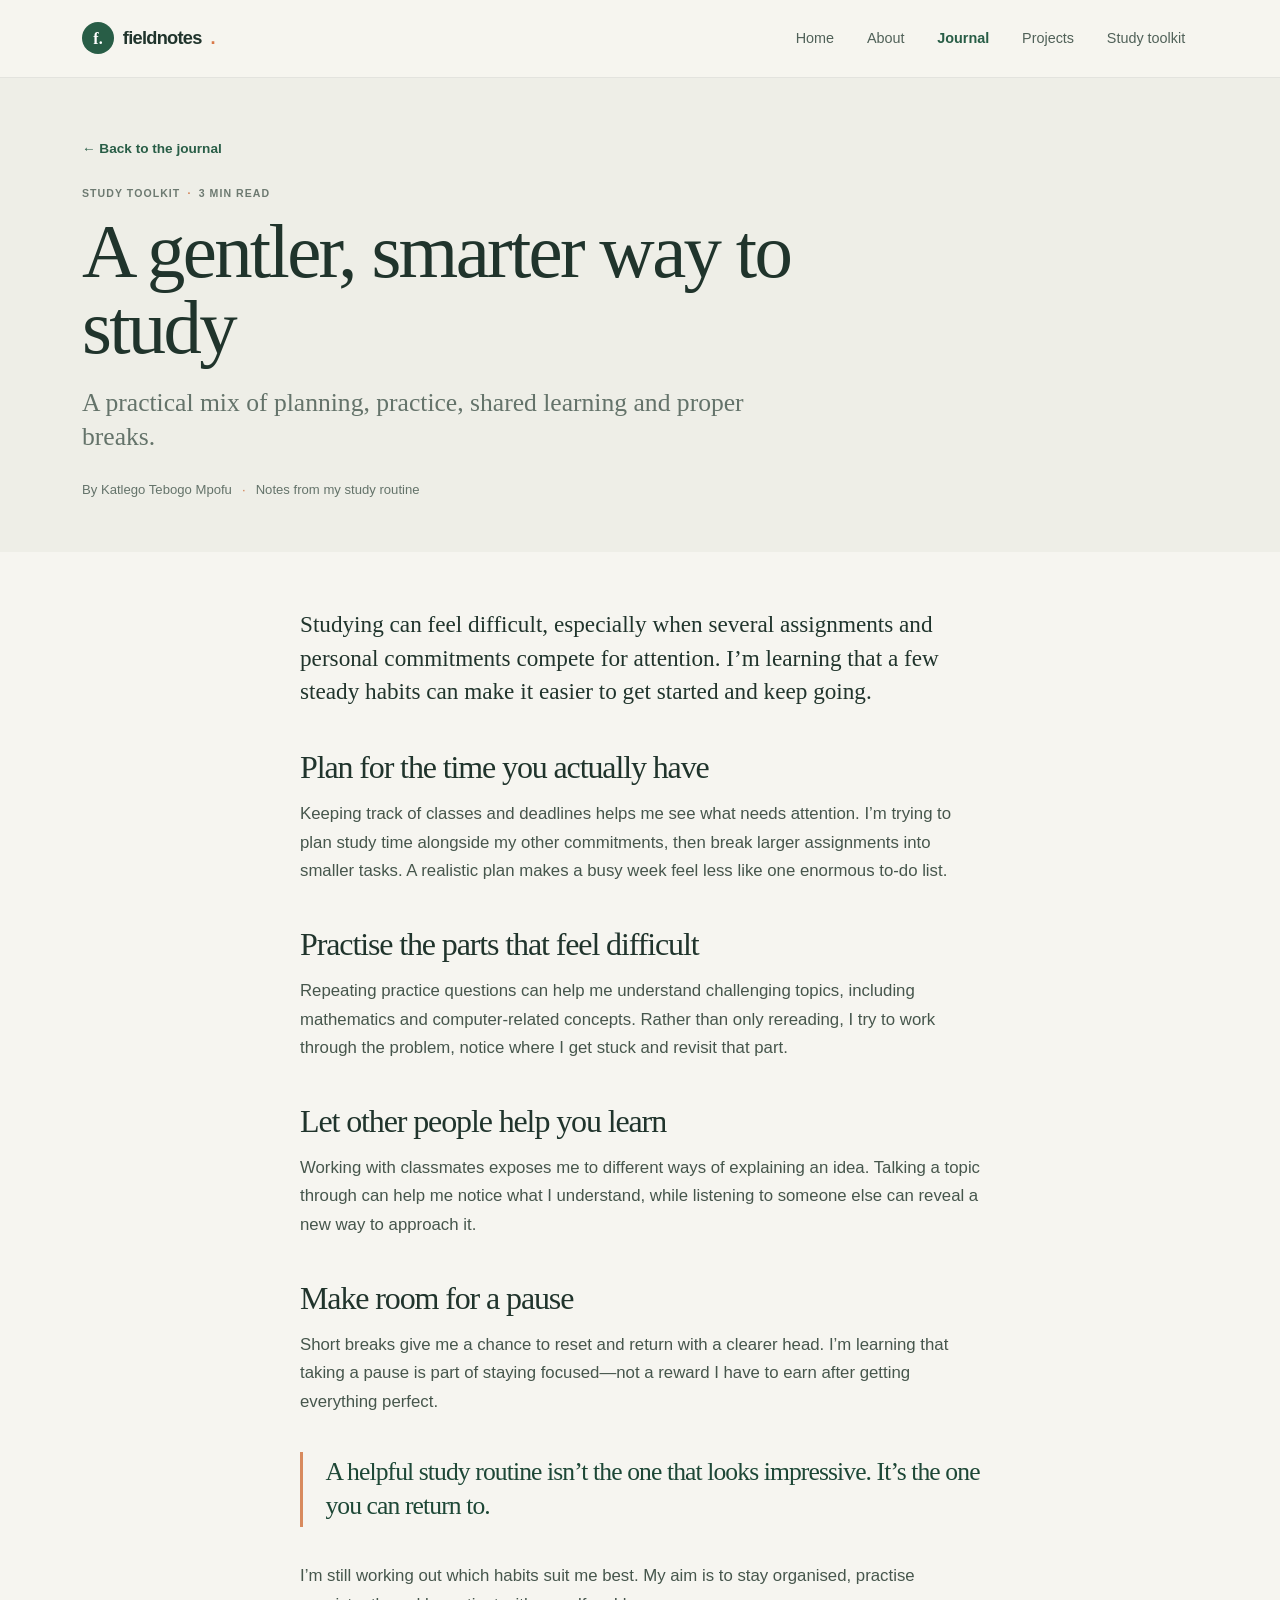
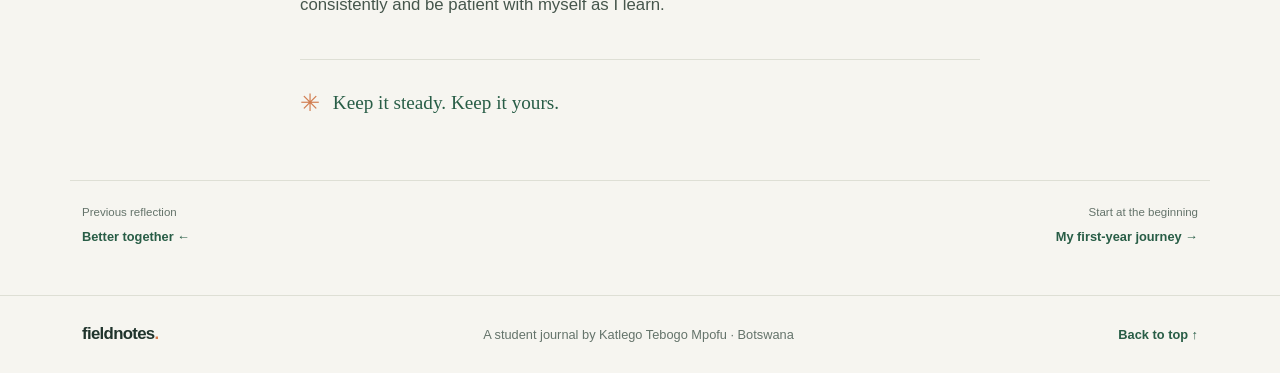
<file: study-habits.html>
<!doctype html>
<html lang="en">
<head>
  <meta charset="utf-8">
  <meta name="viewport" content="width=device-width, initial-scale=1">
  <meta name="theme-color" content="#f6f5f0">
  <meta name="description" content="A practical reflection on time management, regular practice, studying with others and taking breaks.">
  <title>A smarter way to study — Fieldnotes</title>
  <link href="https://cdn.jsdelivr.net/npm/bootstrap@5.3.3/dist/css/bootstrap.min.css" rel="stylesheet">
  <link href="styles.css" rel="stylesheet">
</head>
<body>
  <a class="skip-link" href="#main">Skip to content</a>
  <nav class="navbar navbar-expand-lg site-nav" aria-label="Main navigation"><div class="container">
    <a class="navbar-brand brand" href="index.html"><span class="brand-mark" aria-hidden="true">f.</span> fieldnotes<span class="brand-period">.</span></a>
    <button class="navbar-toggler" type="button" data-bs-toggle="collapse" data-bs-target="#siteMenu" aria-controls="siteMenu" aria-expanded="false" aria-label="Toggle navigation"><span class="navbar-toggler-icon"></span></button>
    <div class="collapse navbar-collapse" id="siteMenu"><ul class="navbar-nav ms-auto align-items-lg-center">
      <li class="nav-item"><a class="nav-link" href="index.html">Home</a></li><li class="nav-item"><a class="nav-link" href="about.html">About</a></li><li class="nav-item"><a class="nav-link active" aria-current="page" href="journal.html">Journal</a></li><li class="nav-item"><a class="nav-link" href="projects.html">Projects</a></li><li class="nav-item"><a class="nav-link" href="resources.html">Study toolkit</a></li>
    </ul></div>
  </div></nav>
  <main id="main">
    <header class="article-hero"><div class="container"><a class="back-link" href="journal.html">← Back to the journal</a><p class="story-meta mt-4">STUDY TOOLKIT <span>·</span> 3 MIN READ</p><h1>A gentler, smarter way to study</h1><p class="article-deck">A practical mix of planning, practice, shared learning and proper breaks.</p><p class="article-byline">By Katlego Tebogo Mpofu <span>·</span> Notes from my study routine</p></div></header>
    <article class="article-body">
      <p class="article-lead">Studying can feel difficult, especially when several assignments and personal commitments compete for attention. I’m learning that a few steady habits can make it easier to get started and keep going.</p>
      <h2>Plan for the time you actually have</h2>
      <p>Keeping track of classes and deadlines helps me see what needs attention. I’m trying to plan study time alongside my other commitments, then break larger assignments into smaller tasks. A realistic plan makes a busy week feel less like one enormous to-do list.</p>
      <h2>Practise the parts that feel difficult</h2>
      <p>Repeating practice questions can help me understand challenging topics, including mathematics and computer-related concepts. Rather than only rereading, I try to work through the problem, notice where I get stuck and revisit that part.</p>
      <h2>Let other people help you learn</h2>
      <p>Working with classmates exposes me to different ways of explaining an idea. Talking a topic through can help me notice what I understand, while listening to someone else can reveal a new way to approach it.</p>
      <h2>Make room for a pause</h2>
      <p>Short breaks give me a chance to reset and return with a clearer head. I’m learning that taking a pause is part of staying focused—not a reward I have to earn after getting everything perfect.</p>
      <blockquote>A helpful study routine isn’t the one that looks impressive. It’s the one you can return to.</blockquote>
      <p>I’m still working out which habits suit me best. My aim is to stay organised, practise consistently and be patient with myself as I learn.</p>
      <div class="article-end"><span aria-hidden="true">✳</span><p class="mb-0">Keep it steady. Keep it yours.</p></div>
    </article>
    <nav class="article-pagination container" aria-label="More journal entries"><a href="teamwork.html"><span>Previous reflection</span><strong>Better together ←</strong></a><a href="journey.html"><span>Start at the beginning</span><strong>My first-year journey →</strong></a></nav>
  </main>
  <footer class="site-footer"><div class="container d-flex flex-column flex-md-row justify-content-between align-items-start align-items-md-center gap-3"><a class="footer-brand" href="index.html">fieldnotes<span>.</span></a><p class="mb-0">A student journal by Katlego Tebogo Mpofu · Botswana</p><a class="footer-top" href="#main">Back to top ↑</a></div></footer>
  <script src="https://cdn.jsdelivr.net/npm/bootstrap@5.3.3/dist/js/bootstrap.bundle.min.js"></script>
</body>
</html>
</file>
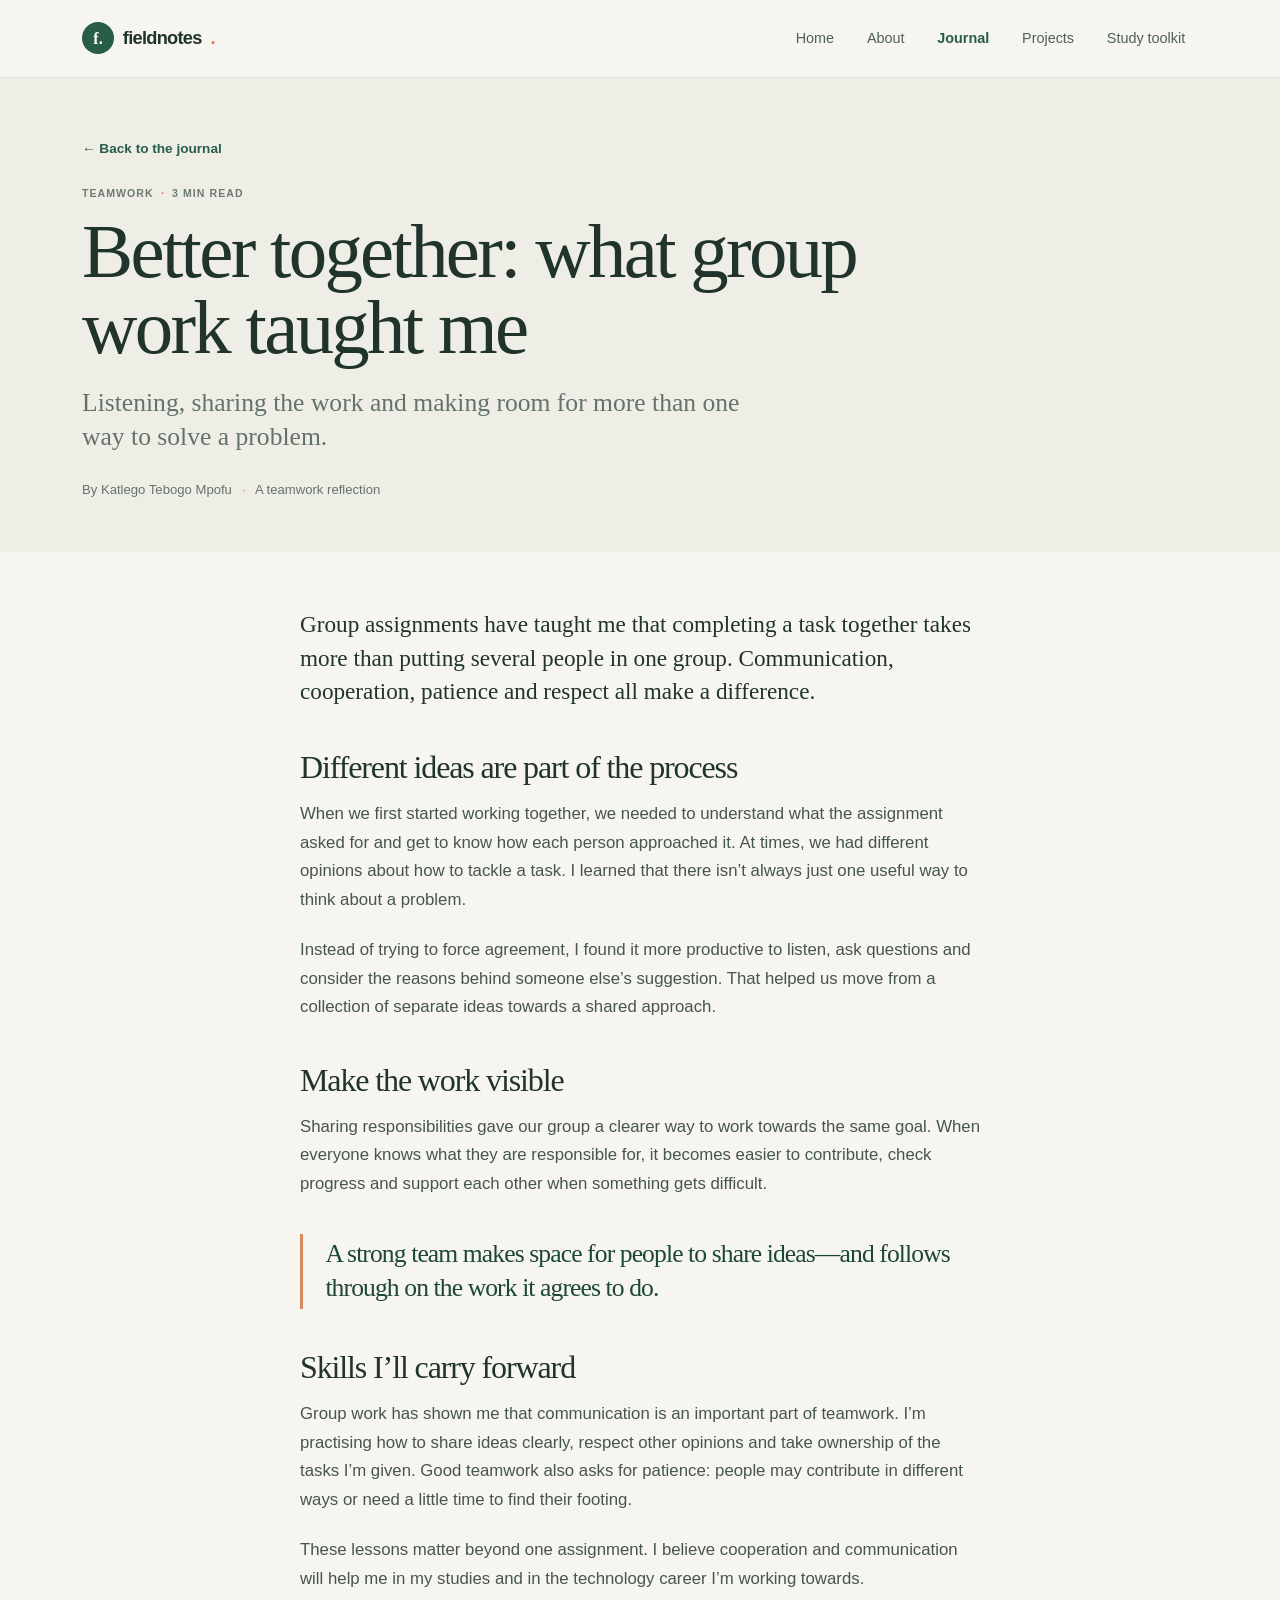
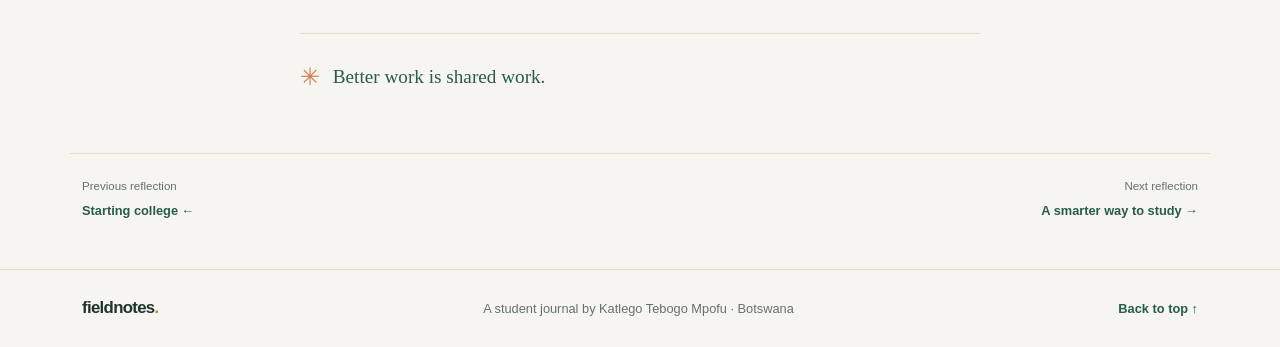
<file: teamwork.html>
<!doctype html>
<html lang="en">
<head>
  <meta charset="utf-8">
  <meta name="viewport" content="width=device-width, initial-scale=1">
  <meta name="theme-color" content="#f6f5f0">
  <meta name="description" content="A student's reflection on listening, communication and shared responsibility in group assignments.">
  <title>Better together — Fieldnotes</title>
  <link href="https://cdn.jsdelivr.net/npm/bootstrap@5.3.3/dist/css/bootstrap.min.css" rel="stylesheet">
  <link href="styles.css" rel="stylesheet">
</head>
<body>
  <a class="skip-link" href="#main">Skip to content</a>
  <nav class="navbar navbar-expand-lg site-nav" aria-label="Main navigation"><div class="container">
    <a class="navbar-brand brand" href="index.html"><span class="brand-mark" aria-hidden="true">f.</span> fieldnotes<span class="brand-period">.</span></a>
    <button class="navbar-toggler" type="button" data-bs-toggle="collapse" data-bs-target="#siteMenu" aria-controls="siteMenu" aria-expanded="false" aria-label="Toggle navigation"><span class="navbar-toggler-icon"></span></button>
    <div class="collapse navbar-collapse" id="siteMenu"><ul class="navbar-nav ms-auto align-items-lg-center">
      <li class="nav-item"><a class="nav-link" href="index.html">Home</a></li><li class="nav-item"><a class="nav-link" href="about.html">About</a></li><li class="nav-item"><a class="nav-link active" aria-current="page" href="journal.html">Journal</a></li><li class="nav-item"><a class="nav-link" href="projects.html">Projects</a></li><li class="nav-item"><a class="nav-link" href="resources.html">Study toolkit</a></li>
    </ul></div>
  </div></nav>
  <main id="main">
    <header class="article-hero"><div class="container"><a class="back-link" href="journal.html">← Back to the journal</a><p class="story-meta mt-4">TEAMWORK <span>·</span> 3 MIN READ</p><h1>Better together: what group work taught me</h1><p class="article-deck">Listening, sharing the work and making room for more than one way to solve a problem.</p><p class="article-byline">By Katlego Tebogo Mpofu <span>·</span> A teamwork reflection</p></div></header>
    <article class="article-body">
      <p class="article-lead">Group assignments have taught me that completing a task together takes more than putting several people in one group. Communication, cooperation, patience and respect all make a difference.</p>
      <h2>Different ideas are part of the process</h2>
      <p>When we first started working together, we needed to understand what the assignment asked for and get to know how each person approached it. At times, we had different opinions about how to tackle a task. I learned that there isn’t always just one useful way to think about a problem.</p>
      <p>Instead of trying to force agreement, I found it more productive to listen, ask questions and consider the reasons behind someone else’s suggestion. That helped us move from a collection of separate ideas towards a shared approach.</p>
      <h2>Make the work visible</h2>
      <p>Sharing responsibilities gave our group a clearer way to work towards the same goal. When everyone knows what they are responsible for, it becomes easier to contribute, check progress and support each other when something gets difficult.</p>
      <blockquote>A strong team makes space for people to share ideas—and follows through on the work it agrees to do.</blockquote>
      <h2>Skills I’ll carry forward</h2>
      <p>Group work has shown me that communication is an important part of teamwork. I’m practising how to share ideas clearly, respect other opinions and take ownership of the tasks I’m given. Good teamwork also asks for patience: people may contribute in different ways or need a little time to find their footing.</p>
      <p>These lessons matter beyond one assignment. I believe cooperation and communication will help me in my studies and in the technology career I’m working towards.</p>
      <div class="article-end"><span aria-hidden="true">✳</span><p class="mb-0">Better work is shared work.</p></div>
    </article>
    <nav class="article-pagination container" aria-label="More journal entries"><a href="journey.html"><span>Previous reflection</span><strong>Starting college ←</strong></a><a href="study-habits.html"><span>Next reflection</span><strong>A smarter way to study →</strong></a></nav>
  </main>
  <footer class="site-footer"><div class="container d-flex flex-column flex-md-row justify-content-between align-items-start align-items-md-center gap-3"><a class="footer-brand" href="index.html">fieldnotes<span>.</span></a><p class="mb-0">A student journal by Katlego Tebogo Mpofu · Botswana</p><a class="footer-top" href="#main">Back to top ↑</a></div></footer>
  <script src="https://cdn.jsdelivr.net/npm/bootstrap@5.3.3/dist/js/bootstrap.bundle.min.js"></script>
</body>
</html>
</file>
<file: styles.css>
:root {
  --ink: #20342c;
  --muted: #64736a;
  --forest: #285d46;
  --forest-dark: #1d4736;
  --cream: #f6f5f0;
  --paper: #eeeee7;
  --line: #dedfd5;
  --orange: #e99d66;
  --serif: Georgia, "Times New Roman", serif;
  --sans: "Segoe UI", Arial, sans-serif;
}

html { scroll-behavior: smooth; }
body { background: var(--cream); color: var(--ink); font-family: var(--sans); font-size: 1rem; line-height: 1.7; }
a { color: inherit; }
a:focus-visible, button:focus-visible { outline: 3px solid #c46f39; outline-offset: 4px; }
.skip-link { background: var(--ink); color: #fff; left: 1rem; padding: .65rem 1rem; position: absolute; top: -5rem; z-index: 20; }
.skip-link:focus { top: 1rem; }
.site-nav { background: rgba(246, 245, 240, .96); border-bottom: 1px solid rgba(32, 52, 44, .09); min-height: 78px; }
.brand { align-items: center; color: var(--ink); display: inline-flex; font-size: 1.14rem; font-weight: 750; gap: .55rem; letter-spacing: -.04em; }
.brand:hover, .brand:focus { color: var(--forest); }
.brand-mark { align-items: center; background: var(--forest); border-radius: 50%; color: #fff; display: inline-flex; font-family: var(--serif); font-size: 1rem; height: 32px; justify-content: center; letter-spacing: 0; width: 32px; }
.brand-period, .footer-brand span { color: #d97949; }
.navbar-nav { gap: .45rem; }
.site-nav .nav-link { border-radius: 4px; color: #506158; font-size: .9rem; padding: .55rem .8rem !important; }
.site-nav .nav-link:hover, .site-nav .nav-link.active { color: var(--forest); }
.site-nav .nav-link.active { font-weight: 700; }
.navbar-toggler { border-color: var(--line); }
.hero-section { overflow: hidden; padding: 5.8rem 0 6rem; }
.eyebrow { align-items: center; color: var(--forest); display: flex; font-size: .72rem; font-weight: 750; gap: .6rem; letter-spacing: .13em; margin-bottom: 1rem; text-transform: uppercase; }
.eyebrow-dot { background: #d77f51; border-radius: 50%; display: inline-block; height: 8px; width: 8px; }
h1, h2, h3, blockquote { font-family: var(--serif); font-weight: 400; letter-spacing: -.035em; }
h1 { font-size: clamp(3rem, 6.6vw, 5.8rem); line-height: .99; margin: 0; max-width: 800px; }
.text-accent { color: var(--forest); font-style: italic; }
.hero-copy { color: var(--muted); font-size: clamp(1.05rem, 1.45vw, 1.2rem); margin: 1.5rem 0 0; max-width: 510px; }
.btn { border-radius: 3px; font-size: .9rem; font-weight: 650; padding: .78rem 1.1rem; }
.btn-forest { background: var(--forest); border: 1px solid var(--forest); color: #fff; }
.btn-forest:hover { background: var(--forest-dark); border-color: var(--forest-dark); color: #fff; }
.btn-outline-forest { border: 1px solid #aebbb0; color: var(--forest-dark); }
.btn-outline-forest:hover { background: #e7eae1; border-color: var(--forest); color: var(--forest-dark); }
.hero-caption { color: #78847b; font-size: .81rem; margin: 1.4rem 0 0; }
.hero-art { align-items: center; background: #e9eee5; border-radius: 48% 52% 47% 53% / 49% 45% 55% 51%; display: flex; height: 390px; justify-content: center; margin: 0 auto; max-width: 430px; position: relative; width: 100%; }
.orbit { border: 1px solid rgba(40, 93, 70, .2); border-radius: 50%; height: 77%; position: absolute; transform: rotate(-28deg); width: 94%; }
.orbit-two { height: 90%; transform: rotate(38deg); width: 70%; }
.note-card { background: #fffdf6; box-shadow: 0 22px 65px rgba(31, 57, 43, .14); display: flex; flex-direction: column; min-height: 250px; padding: 2rem; position: relative; transform: rotate(-4deg); width: min(74%, 290px); }
.note-kicker, .note-line, .art-caption { color: #728078; font-size: .65rem; font-weight: 700; letter-spacing: .12em; }
.note-title { color: var(--forest-dark); font-family: var(--serif); font-size: 2.2rem; line-height: 1.06; margin-top: 1rem; }
.note-rule { background: #e4a77b; height: 2px; margin: 1.2rem 0 .75rem; width: 38px; }
.note-line { font-size: .62rem; letter-spacing: .04em; }
.note-scribble { color: #e99d66; font-size: 2.7rem; position: absolute; right: 1.4rem; top: 1.1rem; }
.floating-tag { background: #fffdf6; box-shadow: 0 8px 24px rgba(31, 57, 43, .1); color: var(--forest); font-size: .69rem; font-weight: 700; padding: .6rem .8rem; position: absolute; }
.tag-practise { left: 0; top: 20%; transform: rotate(-6deg); }
.tag-grow { bottom: 17%; right: 1%; transform: rotate(5deg); }
.art-caption { bottom: 1.15rem; position: absolute; right: 2rem; }
.section-pad { padding: 5rem 0; }
.section-paper { background: var(--paper); }
.section-heading { margin-bottom: 1.5rem; }
.section-heading h2, .content-heading { font-size: clamp(2.15rem, 4vw, 3.2rem); line-height: 1.08; margin: 0; }
.section-intro { color: var(--muted); margin: 1rem 0 0; max-width: 560px; }
.text-link { color: var(--forest); font-size: .91rem; font-weight: 700; text-decoration: none; }
.text-link:hover { color: var(--forest-dark); text-decoration: underline; text-underline-offset: 4px; }
.story-card { background: #fff; border: 1px solid rgba(32, 52, 44, .07); height: 100%; transition: transform .2s ease, box-shadow .2s ease; }
.story-card:hover { box-shadow: 0 14px 34px rgba(32, 52, 44, .08); transform: translateY(-4px); }
.story-link { color: inherit; display: block; height: 100%; position: relative; text-decoration: none; }
.story-link:focus-visible { outline-offset: 2px; }
.story-visual { align-items: center; display: flex; height: 205px; justify-content: center; overflow: hidden; position: relative; }
.visual-green { background: #dce8d9; }
.visual-orange { background: #f2dfcf; }
.visual-blue { background: #dce7e9; }
.visual-number { color: rgba(32, 52, 44, .54); font-size: .65rem; font-weight: 700; left: 1.25rem; letter-spacing: .1em; position: absolute; top: 1.1rem; }
.visual-word { color: var(--forest-dark); font-family: var(--serif); font-size: 2.2rem; line-height: 1.02; text-align: center; }
.visual-spark { color: rgba(40, 93, 70, .7); font-size: 2.7rem; position: absolute; right: 1.2rem; top: 1rem; }
.story-content { padding: 1.45rem 1.45rem 1.8rem; }
.story-meta { color: #6d7a71; font-size: .66rem; font-weight: 750; letter-spacing: .1em; margin-bottom: .7rem; }
.story-meta span { color: #d17d50; margin: 0 .2rem; }
.story-content h2, .story-content h3 { font-size: 1.45rem; line-height: 1.2; margin: 0 0 .7rem; padding-right: 1.1rem; }
.story-content p:not(.story-meta) { color: var(--muted); font-size: .9rem; margin: 0; }
.card-arrow { bottom: 1rem; color: var(--forest); font-size: 1.2rem; position: absolute; right: 1.1rem; }
.quote-panel { background: var(--forest-dark); color: #f8f6ed; overflow: hidden; padding: clamp(2rem, 6vw, 4.5rem); position: relative; }
.quote-mark { color: #e8a578; display: block; font-family: var(--serif); font-size: 4rem; height: 3rem; line-height: 1; }
.quote-panel blockquote { font-size: clamp(1.8rem, 4vw, 3.1rem); line-height: 1.18; max-width: 790px; position: relative; z-index: 1; }
.quote-credit { color: #c9d4c8; font-size: .83rem; margin: 1.5rem 0 0; }
.quote-sun { color: rgba(235, 179, 132, .2); font-size: 14rem; line-height: 1; position: absolute; right: 2rem; top: -2rem; }
.site-footer { border-top: 1px solid var(--line); color: var(--muted); font-size: .8rem; padding: 1.5rem 0; }
.footer-brand { color: var(--ink); font-size: 1.05rem; font-weight: 750; letter-spacing: -.04em; text-decoration: none; }
.footer-top { color: var(--forest); font-weight: 650; text-decoration: none; }
.footer-top:hover { text-decoration: underline; text-underline-offset: 4px; }
.page-hero { padding: 5.2rem 0 4.4rem; }
.page-hero h1 { font-size: clamp(3.2rem, 7vw, 5.5rem); }
.page-intro { color: var(--muted); font-size: 1.1rem; margin: 1.4rem 0 0; max-width: 570px; }
.profile-card { background: #e4e9df; padding: 2rem; }
.profile-card .eyebrow { margin-bottom: 1.5rem; }
.profile-list { margin: 0; }
.profile-list div { border-top: 1px solid rgba(32, 52, 44, .15); display: grid; gap: .5rem; grid-template-columns: 1fr 1.45fr; padding: .8rem 0; }
.profile-list dt { color: #607066; font-size: .8rem; font-weight: 600; }
.profile-list dd { font-size: .88rem; font-weight: 650; margin: 0; }
.content-heading { margin-bottom: 1.5rem; max-width: 680px; }
.section-paper .row > .col-lg-7 p:not(.eyebrow) { color: #58675e; }
.goal-card { background: #fff; height: 100%; padding: 1.4rem; }
.goal-card > span { color: #b76e48; font-size: .7rem; font-weight: 750; letter-spacing: .12em; }
.goal-card h3 { font-size: 1.35rem; line-height: 1.15; margin: 1rem 0 .7rem; }
.goal-card p { color: var(--muted); font-size: .86rem; margin-bottom: 0; }
.next-card { align-content: center; background: #e4e9df; display: flex; flex-direction: column; justify-content: center; padding: 2rem; }
.next-card h2 { font-size: 2rem; line-height: 1.1; }
.next-card p:not(.eyebrow) { color: var(--muted); font-size: .91rem; }
.read-more { color: var(--forest); display: inline-block; font-size: .85rem; font-weight: 700; margin-top: 1.2rem; }
.article-hero { background: var(--paper); padding: 3.5rem 0 3.2rem; }
.back-link { color: var(--forest); font-size: .85rem; font-weight: 700; text-decoration: none; }
.back-link:hover { text-decoration: underline; text-underline-offset: 4px; }
.article-hero h1 { font-size: clamp(2.8rem, 6vw, 5rem); max-width: 850px; }
.article-deck { color: var(--muted); font-family: var(--serif); font-size: clamp(1.2rem, 2.5vw, 1.6rem); line-height: 1.35; margin: 1.2rem 0; max-width: 680px; }
.article-byline { color: #64736a; font-size: .82rem; margin: 1.5rem 0 0; }
.article-byline span { color: #d17d50; margin: 0 .4rem; }
.article-body { color: #46564c; font-size: 1.05rem; margin: 0 auto; max-width: 720px; padding: 3.5rem 1.25rem 2rem; }
.article-body p { margin: 0 0 1.35rem; }
.article-body .article-lead { color: var(--ink); font-family: var(--serif); font-size: 1.45rem; line-height: 1.45; }
.article-body h2 { color: var(--ink); font-size: 2rem; line-height: 1.15; margin: 2.5rem 0 .9rem; }
.article-body blockquote { border-left: 3px solid #d88a5e; color: var(--forest-dark); font-size: 1.6rem; line-height: 1.35; margin: 2.2rem 0; padding: .2rem 0 .2rem 1.4rem; }
.article-end { align-items: center; border-top: 1px solid var(--line); color: var(--forest); display: flex; gap: .8rem; margin-top: 2.5rem; padding-top: 1.4rem; }
.article-end span { color: #d17d50; font-size: 1.5rem; }
.article-end p { font-family: var(--serif); font-size: 1.2rem; }
.article-pagination { border-top: 1px solid var(--line); display: flex; justify-content: space-between; margin-bottom: 3rem; margin-top: 1.5rem; padding-top: 1.4rem; }
.article-pagination a { color: var(--forest); display: flex; flex-direction: column; font-size: .8rem; gap: .2rem; text-decoration: none; }
.article-pagination a:last-child { text-align: right; }
.article-pagination a span { color: var(--muted); font-size: .72rem; }
.article-pagination a strong { font-weight: 700; }
.project-card, .tip-card { background: #fff; height: 100%; padding: clamp(1.5rem, 3vw, 2rem); }
.project-index { color: #6d7a71; font-size: .66rem; font-weight: 750; letter-spacing: .11em; }
.project-symbol { align-items: center; border-radius: 50%; display: flex; font-family: var(--serif); font-size: 1.6rem; height: 62px; justify-content: center; margin: 1.7rem 0 1.2rem; width: 62px; }
.symbol-green { background: #e0eadc; color: var(--forest); }
.symbol-orange { background: #f5e5d7; color: #9c5736; }
.symbol-blue { background: #e0e9eb; color: #426d77; }
.symbol-lilac { background: #e9e3ec; color: #725d7d; }
.project-card h2, .tip-card h2 { font-size: 1.75rem; margin-bottom: .7rem; }
.project-card p, .tip-card p { color: var(--muted); font-size: .91rem; }
.project-tags { display: flex; flex-wrap: wrap; gap: .45rem; margin-top: 1.3rem; }
.project-tags span { background: #f1f2ed; color: #526258; font-size: .72rem; padding: .35rem .55rem; }
.note-banner { align-items: flex-start; background: #e4e9df; display: flex; gap: 1.2rem; padding: 1.6rem; }
.note-banner-icon { color: #c7794e; font-size: 1.7rem; }
.note-banner h2 { font-size: 1.5rem; margin: 0 0 .4rem; }
.note-banner p { color: var(--muted); font-size: .9rem; }
.tip-number { color: #bd7149; font-size: .75rem; font-weight: 750; letter-spacing: .12em; }
.tip-card h2 { margin: 1rem 0 .7rem; }
.tip-action { border-top: 1px solid var(--line); margin: 1.1rem 0 0; padding-top: 1rem; }
.tip-action strong { color: var(--forest); }
.reflection-panel { background: var(--forest-dark); color: #f8f6ed; padding: clamp(1.8rem, 4vw, 3rem); }
.reflection-panel .eyebrow { color: #d7e2d6; }
.reflection-panel h2 { font-size: clamp(1.9rem, 4vw, 2.7rem); margin-bottom: .8rem; }
.reflection-panel p:not(.eyebrow) { color: #d0dbd1; max-width: 620px; }
.reflection-panel .text-link { color: #f2b58a; }

@media (max-width: 991.98px) {
  .site-nav .navbar-collapse { padding: .6rem 0 1rem; }
  .navbar-nav { align-items: stretch !important; }
  .site-nav .nav-link { padding-left: .25rem !important; }
  .hero-section { padding: 4rem 0 4.5rem; }
  .hero-art { height: 340px; max-width: 380px; }
}
@media (max-width: 575.98px) {
  .hero-section { padding: 3.4rem 0 3.8rem; }
  .hero-section h1 { font-size: clamp(2.65rem, 12vw, 4rem); }
  .hero-art { height: 290px; max-width: 330px; }
  .note-card { min-height: 215px; padding: 1.55rem; }
  .note-title { font-size: 1.85rem; }
  .floating-tag { font-size: .62rem; }
  .section-pad { padding: 3.5rem 0; }
  .page-hero { padding: 3.7rem 0 3rem; }
  .page-hero h1 { font-size: clamp(2.8rem, 13vw, 4rem); }
  .article-hero { padding: 2.5rem 0; }
  .article-hero h1 { font-size: clamp(2.5rem, 11vw, 3.5rem); }
  .article-body { padding-top: 2.5rem; }
  .article-body .article-lead { font-size: 1.28rem; }
  .article-pagination { gap: 1rem; }
  .article-pagination a { max-width: 48%; }
  .profile-card { padding: 1.4rem; }
  .profile-list div { grid-template-columns: .9fr 1.3fr; }
}
@media (prefers-reduced-motion: reduce) {
  html { scroll-behavior: auto; }
  *, *::before, *::after { animation-duration: .01ms !important; animation-iteration-count: 1 !important; scroll-behavior: auto !important; transition-duration: .01ms !important; }
}
</file>
